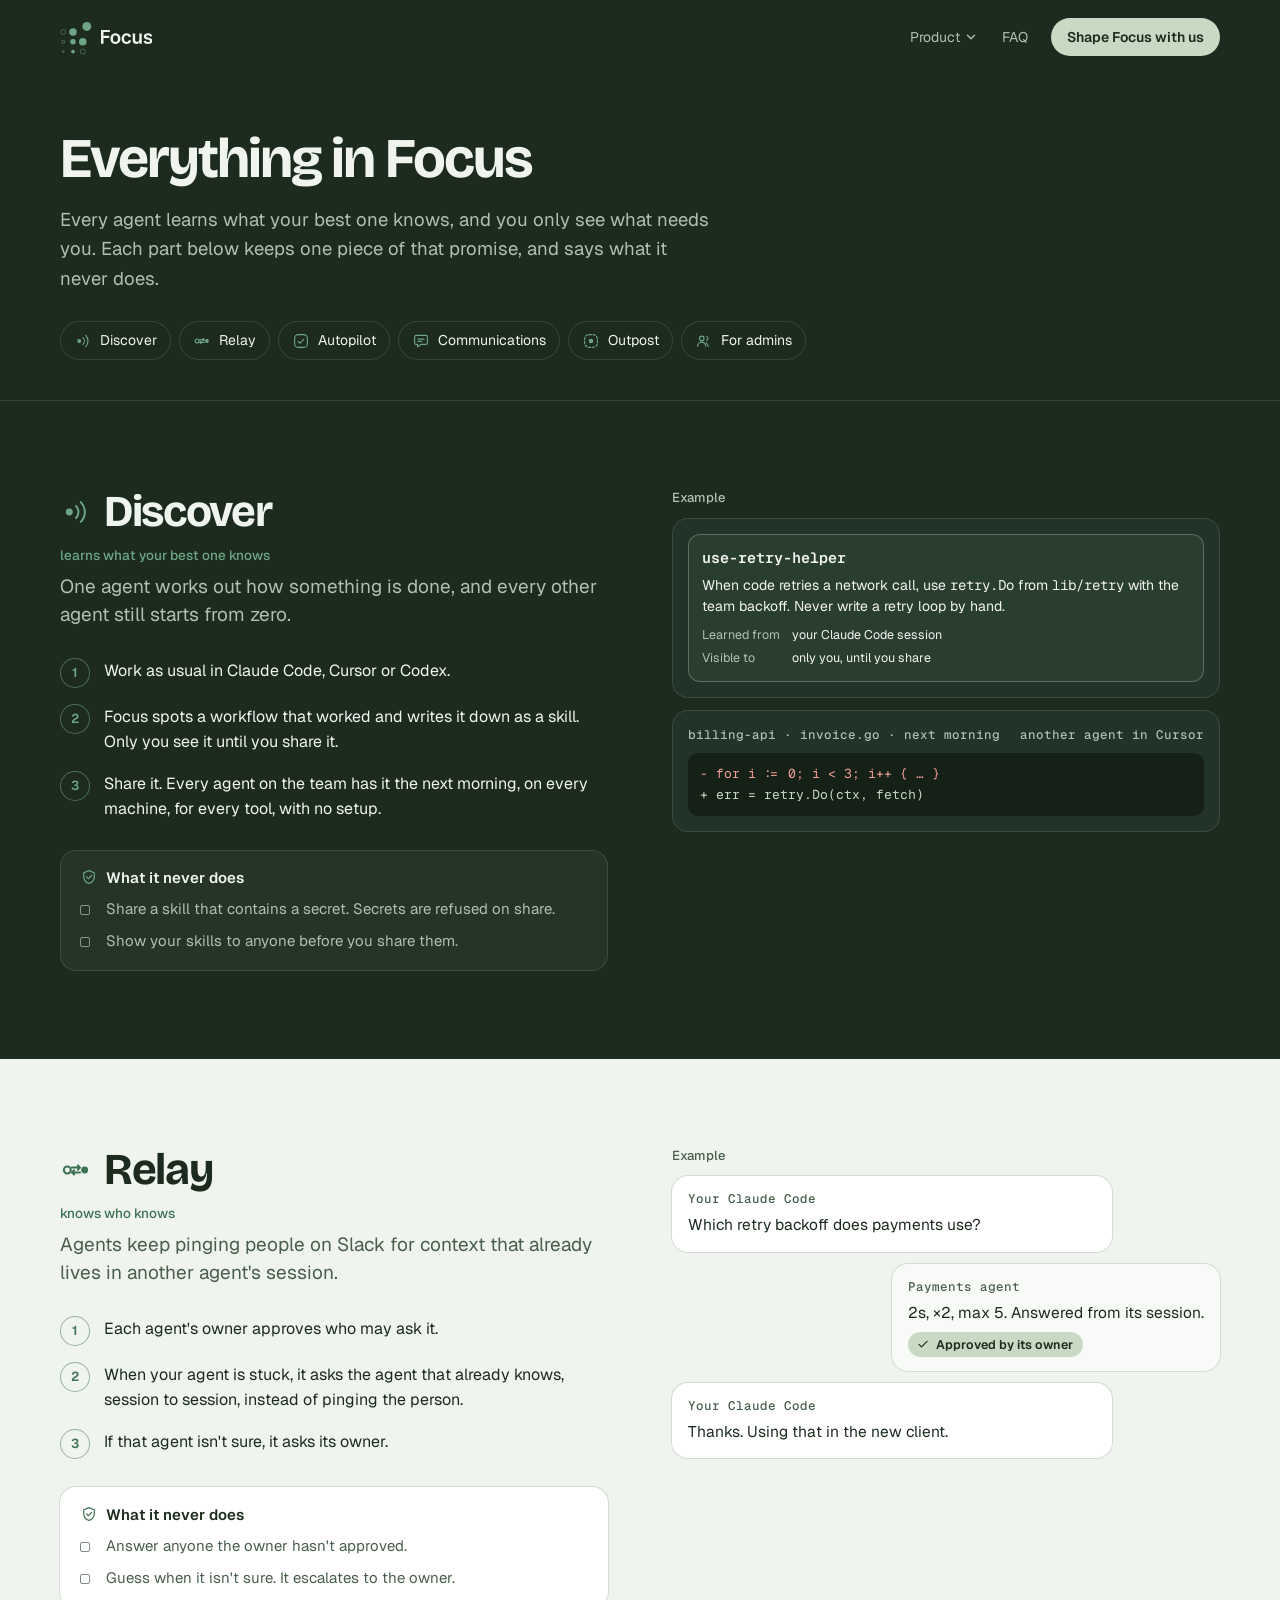
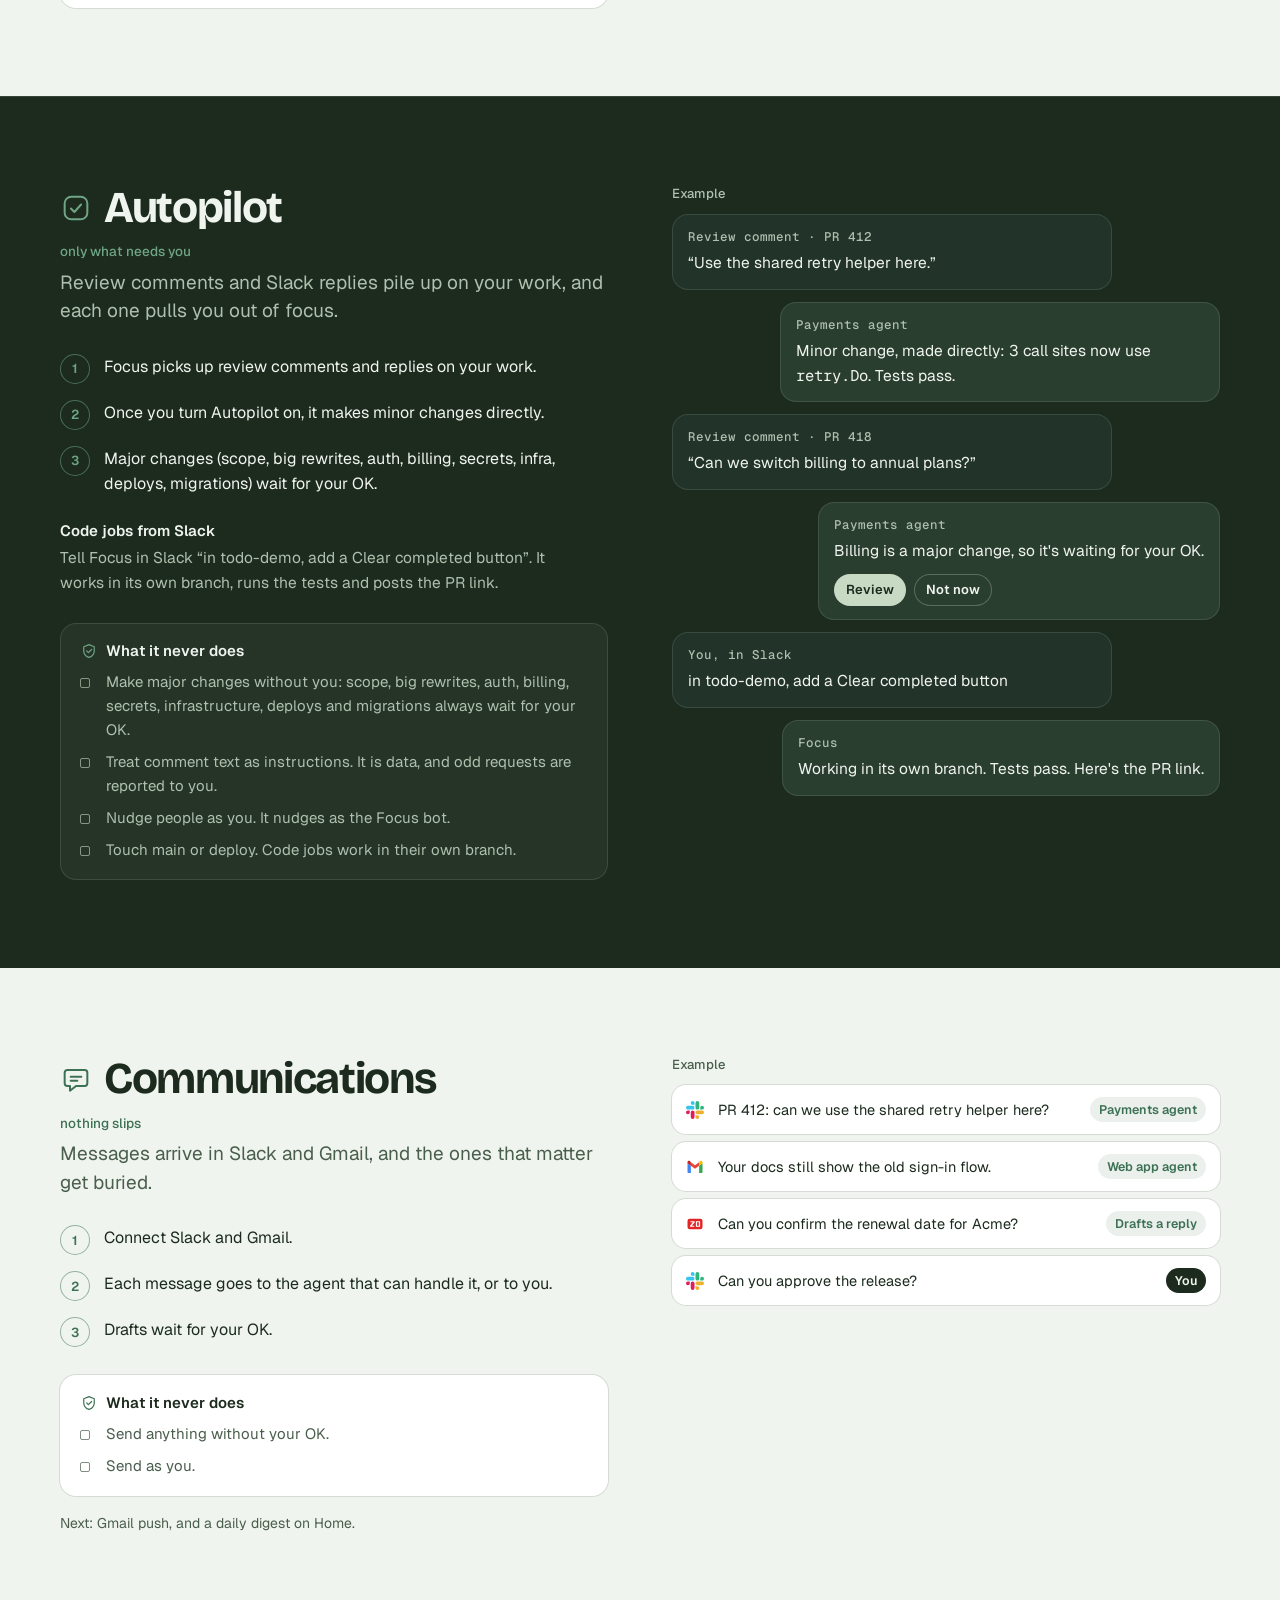
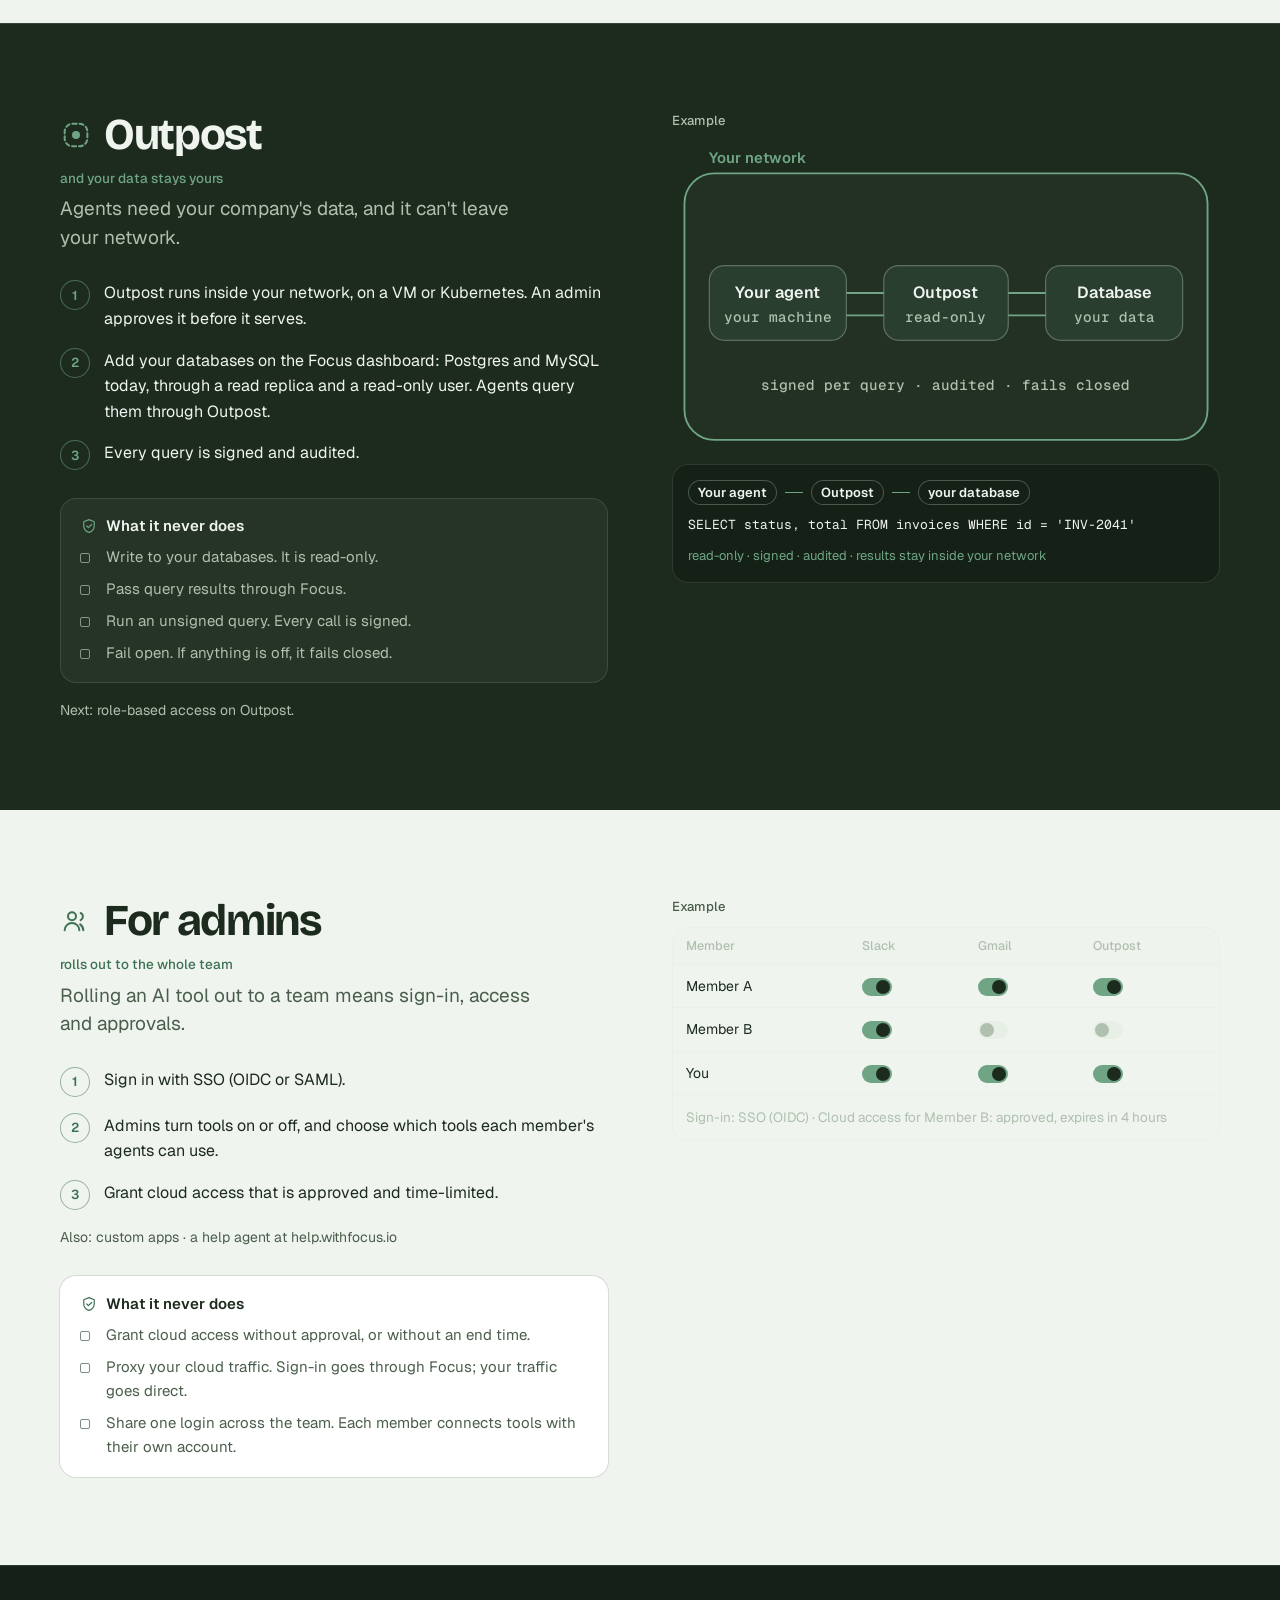
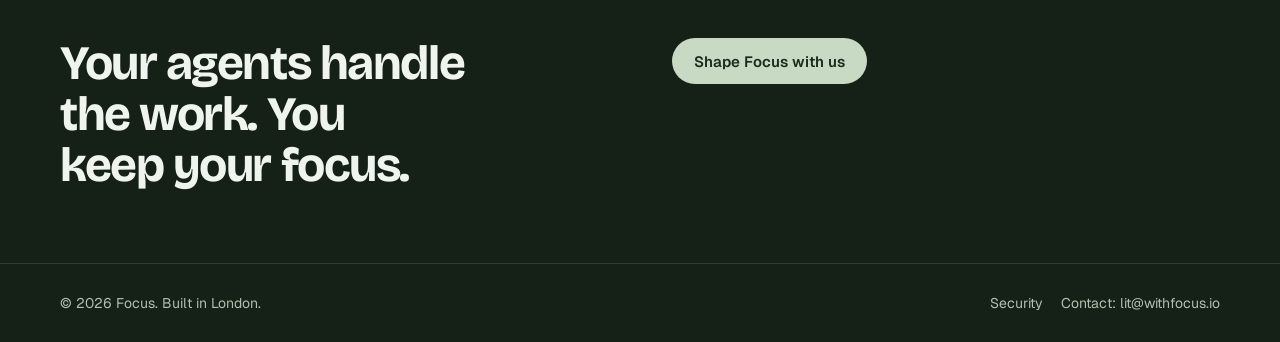
<file: product.html>
<!doctype html>
<html lang="en"><head><meta charset="utf-8"><meta name="viewport" content="width=device-width,initial-scale=1,viewport-fit=cover">
<title>Focus: Discover, Relay, Autopilot, Outpost and more</title>
<meta name="description" content="What Focus does: Discover shares skills across every agent, Relay lets agents ask each other, Autopilot handles the work around the work, Outpost keeps data inside your network.">
<meta property="og:image" content="https://withfocus.io/assets/og-image.png">
<meta name="twitter:card" content="summary_large_image">
<link rel="preconnect" href="https://fonts.googleapis.com"><link rel="preconnect" href="https://fonts.gstatic.com" crossorigin>
<link rel="stylesheet" href="https://fonts.googleapis.com/css2?family=Bricolage+Grotesque:opsz,wght@12..96,600;12..96,700&family=Geist:wght@400;500;600&family=Geist+Mono:wght@400;500;600&display=swap">
<link rel="stylesheet" href="/site.css">
<link rel="icon" href="/assets/favicon.svg" type="image/svg+xml">
<link rel="icon" href="/favicon.ico" sizes="32x32 48x48">
<link rel="apple-touch-icon" href="/assets/apple-touch-icon.png">
<meta name="theme-color" content="#1C2B1E">
</head><body>
<!-- Icons. The Focus mark itself is inlined from focus-brand geometry so its focus pull can be driven. -->
<svg width="0" height="0" style="position:absolute" aria-hidden="true">
<symbol id="ant-s" viewBox="-2 -2 32 44"><g fill="none" stroke="currentColor" stroke-width="1.6" stroke-linecap="round"><path d="M12.6 16.7 l-5.6 -3.4"/><path d="M12.6 17.6 l-6.4 0.4"/><path d="M12.6 18.5 l-5.6 3.8"/><path d="M15.4 16.7 l5.6 -3.4"/><path d="M15.4 17.6 l6.4 0.4"/><path d="M15.4 18.5 l5.6 3.8"/></g><g fill="none" stroke="currentColor" stroke-width="1.2" stroke-linecap="round"><g ><path d="M12.6 6.6 Q11.2 3.4 9.2 2.6"/><circle cx="9.2" cy="2.6" r="1.05" fill="currentColor" stroke="none"/></g><g ><path d="M15.4 6.6 Q16.8 3.4 18.8 2.6"/><circle cx="18.8" cy="2.6" r="1.05" fill="currentColor" stroke="none"/></g></g><g fill="currentColor"><circle cx="14" cy="26.4" r="5.4"/><circle cx="14" cy="17.8" r="2.3"/><circle cx="14" cy="10.6" r="4.7"/></g><circle cx="12.2" cy="9.4" r=".95" fill="var(--forest,#1C2B1E)"/><circle cx="15.8" cy="9.4" r=".95" fill="var(--forest,#1C2B1E)"/></symbol><symbol id="ant-c" viewBox="-2 -2 32 44"><g fill="none" stroke="currentColor" stroke-width="1.6" stroke-linecap="round"><path d="M12.6 16.7 l-5.6 -3.4"/><path d="M12.6 17.6 l-6.4 0.4"/><path d="M12.6 18.5 l-5.6 3.8"/><path d="M15.4 16.7 l5.6 -3.4"/><path d="M15.4 17.6 l6.4 0.4"/><path d="M15.4 18.5 l5.6 3.8"/></g><g fill="none" stroke="currentColor" stroke-width="1.2" stroke-linecap="round"><g ><path d="M12.6 6.6 Q11.2 3.4 9.2 2.6"/><circle cx="9.2" cy="2.6" r="1.05" fill="currentColor" stroke="none"/></g><g ><path d="M15.4 6.6 Q16.8 3.4 18.8 2.6"/><circle cx="18.8" cy="2.6" r="1.05" fill="currentColor" stroke="none"/></g></g><g fill="currentColor"><circle cx="14" cy="26.4" r="5.4"/><circle cx="14" cy="17.8" r="2.3"/><circle cx="14" cy="10.6" r="4.7"/></g><circle cx="12.2" cy="9.4" r=".95" fill="var(--forest,#1C2B1E)"/><circle cx="15.8" cy="9.4" r=".95" fill="var(--forest,#1C2B1E)"/><circle cx="14" cy="1.4" r="2.3" class="crumb-f"/></symbol>
  <symbol id="i-pause" viewBox="0 0 16 16"><rect x="4" y="3" width="3" height="10" rx="1" fill="currentColor"/><rect x="9" y="3" width="3" height="10" rx="1" fill="currentColor"/></symbol>
  <symbol id="i-play" viewBox="0 0 16 16"><path d="M5 3.2v9.6a.6.6 0 0 0 .9.5l7.6-4.8a.6.6 0 0 0 0-1L5.9 2.7a.6.6 0 0 0-.9.5Z" fill="currentColor"/></symbol>
  <symbol id="i-check" viewBox="0 0 24 24"><path d="M5 12.5l4.5 4.5L19 7.5" fill="none" stroke="currentColor" stroke-width="2" stroke-linecap="round" stroke-linejoin="round"/></symbol>
  <symbol id="i-plus" viewBox="0 0 24 24"><path d="M12 5v14M5 12h14" fill="none" stroke="currentColor" stroke-width="1.75" stroke-linecap="round"/></symbol>
  <symbol id="i-gmail" viewBox="0 0 24 24"><path fill="#4285F4" d="M2 6.9V18.5c0 .8.7 1.5 1.5 1.5h3V10.3z"/><path fill="#34A853" d="M17.5 20h3c.8 0 1.5-.7 1.5-1.5V6.9l-4.5 3.4z"/><path fill="#EA4335" d="M6.5 10.3V5.5L12 9.6l5.5-4.1v4.8L12 14.4z"/><path fill="#FBBC04" d="M17.5 5.5v4.8L22 6.9V5.6c0-1.7-1.9-2.6-3.2-1.6z"/><path fill="#C5221F" d="M2 5.6v1.3l4.5 3.4V5.5L5.2 4C3.9 3 2 3.9 2 5.6z"/></symbol>
</svg>
<header class="nav">
  <div class="wrap">
    <a class="logo" href="/" aria-label="Focus home" ><svg class="mk-svg" viewBox="0 0 32 32" width="32" height="32" aria-hidden="true"><g class="mk" transform="translate(-1.98 -1.68) scale(1.4856)"><rect class="fr" x="1.990" y="6.360" width="2.950" height="2.950" rx="0.660" style="--r:1.475px"/><rect class="fr" x="2.530" y="13.490" width="1.880" height="1.880" rx="0.390" style="--r:0.940px"/><rect class="fr" x="2.870" y="20.440" width="1.190" height="1.190" rx="0.220" style="--r:0.595px"/><rect class="fr" x="15.190" y="19.560" width="2.950" height="2.950" rx="0.660" style="--r:1.475px"/><circle class="fd s0" cx="10.065" cy="21.03" r="1.235"/><circle class="fd s1" cx="10.065" cy="14.43" r="1.835"/><circle class="fd s2" cx="10.07" cy="7.83" r="2.55"/><circle class="fd s3" cx="16.67" cy="14.43" r="2.55"/><circle class="pk" cx="19.37" cy="4.13" r="3.0"/></g></svg><svg class="wordmark" viewBox="1.1 -11.2 41.7 11.36" width="51.4" height="14.0" aria-hidden="true"><path fill="currentColor" d="M1.1 0V-11.2H8.28V-9.5H3.13V-6.46H7.79V-4.76H3.13V0ZM12.8 0.16Q11.57 0.16 10.67 -0.38Q9.77 -0.92 9.27 -1.89Q8.78 -2.87 8.78 -4.17Q8.78 -5.47 9.27 -6.45Q9.77 -7.43 10.67 -7.97Q11.57 -8.51 12.8 -8.51Q14.03 -8.51 14.94 -7.97Q15.84 -7.43 16.33 -6.45Q16.83 -5.47 16.83 -4.17Q16.83 -2.87 16.33 -1.89Q15.84 -0.92 14.94 -0.38Q14.03 0.16 12.8 0.16ZM12.81 -1.42Q13.48 -1.42 13.93 -1.79Q14.38 -2.16 14.6 -2.78Q14.82 -3.41 14.82 -4.17Q14.82 -4.94 14.6 -5.57Q14.38 -6.2 13.93 -6.57Q13.48 -6.94 12.81 -6.94Q12.13 -6.94 11.68 -6.57Q11.23 -6.2 11.01 -5.57Q10.79 -4.94 10.79 -4.17Q10.79 -3.41 11.01 -2.78Q11.23 -2.16 11.68 -1.79Q12.13 -1.42 12.81 -1.42ZM21.83 0.16Q20.57 0.16 19.67 -0.39Q18.77 -0.94 18.29 -1.92Q17.8 -2.89 17.8 -4.17Q17.8 -5.45 18.3 -6.43Q18.79 -7.41 19.69 -7.96Q20.59 -8.51 21.82 -8.51Q22.84 -8.51 23.63 -8.13Q24.42 -7.76 24.89 -7.08Q25.36 -6.4 25.43 -5.49H23.54Q23.42 -6.1 22.99 -6.51Q22.56 -6.91 21.85 -6.91Q21.24 -6.91 20.78 -6.59Q20.32 -6.26 20.07 -5.65Q19.81 -5.05 19.81 -4.2Q19.81 -3.34 20.06 -2.73Q20.31 -2.11 20.77 -1.78Q21.23 -1.45 21.85 -1.45Q22.28 -1.45 22.63 -1.62Q22.98 -1.78 23.21 -2.1Q23.45 -2.42 23.54 -2.87H25.43Q25.36 -1.98 24.9 -1.29Q24.45 -0.61 23.67 -0.22Q22.89 0.16 21.83 0.16ZM32.19 -3.53V-8.4H34.17V0H32.25V-1.49H32.16Q31.88 -0.79 31.23 -0.34Q30.58 0.11 29.63 0.11Q28.81 0.11 28.18 -0.26Q27.54 -0.63 27.19 -1.34Q26.83 -2.05 26.83 -3.05V-8.4H28.81V-3.36Q28.81 -2.56 29.25 -2.09Q29.69 -1.62 30.4 -1.62Q30.84 -1.62 31.25 -1.83Q31.66 -2.05 31.92 -2.47Q32.19 -2.89 32.19 -3.53ZM42.62 -6.18 40.81 -5.98Q40.74 -6.26 40.55 -6.5Q40.36 -6.74 40.04 -6.89Q39.72 -7.03 39.26 -7.03Q38.65 -7.03 38.23 -6.76Q37.81 -6.5 37.82 -6.07Q37.81 -5.7 38.09 -5.47Q38.36 -5.24 39 -5.1L40.43 -4.79Q41.63 -4.53 42.21 -3.98Q42.79 -3.42 42.8 -2.52Q42.79 -1.72 42.34 -1.12Q41.88 -0.51 41.07 -0.17Q40.26 0.16 39.21 0.16Q37.67 0.16 36.73 -0.48Q35.79 -1.13 35.61 -2.29L37.54 -2.48Q37.67 -1.91 38.09 -1.62Q38.52 -1.33 39.2 -1.33Q39.91 -1.33 40.34 -1.62Q40.77 -1.91 40.77 -2.34Q40.77 -2.7 40.49 -2.93Q40.22 -3.17 39.64 -3.29L38.2 -3.59Q36.99 -3.84 36.42 -4.44Q35.84 -5.04 35.84 -5.96Q35.84 -6.74 36.26 -7.31Q36.69 -7.88 37.46 -8.19Q38.23 -8.51 39.24 -8.51Q40.71 -8.51 41.56 -7.88Q42.41 -7.25 42.62 -6.18Z"/></svg></a>
    <nav class="nav-links" aria-label="Main">
      <div class="menu"><button class="menu-btn" type="button" aria-expanded="false" aria-controls="m-prod" id="m-btn">Product<svg viewBox="0 0 16 16" aria-hidden="true"><path d="M4 6l4 4 4-4" fill="none" stroke="currentColor" stroke-width="1.6" stroke-linecap="round" stroke-linejoin="round"/></svg></button>
        <div class="menu-pop" id="m-prod" role="menu" hidden><a href="/product.html#discover" role="menuitem"><svg class="mi" viewBox="0 0 24 24" fill="none" stroke="currentColor" stroke-width="1.5" stroke-linecap="round" stroke-linejoin="round" aria-hidden="true"><circle cx="7" cy="12" r="2.6" fill="currentColor" stroke="none"/><path d="M12 7.5a6.4 6.4 0 0 1 0 9M15.6 4.6a10.6 10.6 0 0 1 0 14.8"/></svg><span><b>Discover</b><small>learns what your best one knows</small></span></a><a href="/product.html#relay" role="menuitem"><svg class="mi" viewBox="0 0 24 24" fill="none" stroke="currentColor" stroke-width="1.5" stroke-linecap="round" stroke-linejoin="round" aria-hidden="true"><circle cx="5.5" cy="12" r="2.6"/><circle cx="18.5" cy="12" r="2.6" fill="currentColor" stroke="none"/><path d="M9 10.2h6m-1.6-1.6 1.6 1.6-1.6 1.6M15 13.8H9m1.6-1.6L9 13.8l1.6 1.6"/></svg><span><b>Relay</b><small>knows who knows</small></span></a><a href="/product.html#autopilot" role="menuitem"><svg class="mi" viewBox="0 0 24 24" fill="none" stroke="currentColor" stroke-width="1.5" stroke-linecap="round" stroke-linejoin="round" aria-hidden="true"><rect x="3.5" y="3.5" width="17" height="17" rx="5"/><path d="M8.2 12.4l2.6 2.6 5-5.6"/></svg><span><b>Autopilot</b><small>only what needs you</small></span></a><a href="/product.html#communications" role="menuitem"><svg class="mi" viewBox="0 0 24 24" fill="none" stroke="currentColor" stroke-width="1.5" stroke-linecap="round" stroke-linejoin="round" aria-hidden="true"><path d="M5.5 4.5h13a2 2 0 0 1 2 2v8a2 2 0 0 1-2 2h-6.5l-4.5 3.5v-3.5h-2a2 2 0 0 1-2-2v-8a2 2 0 0 1 2-2z"/><path d="M8 9.5h8M8 12.5h5"/></svg><span><b>Communications</b><small>nothing slips</small></span></a><a href="/product.html#outpost" role="menuitem"><svg class="mi" viewBox="0 0 24 24" fill="none" stroke="currentColor" stroke-width="1.5" stroke-linecap="round" stroke-linejoin="round" aria-hidden="true"><rect x="3.5" y="3.5" width="17" height="17" rx="6" stroke-dasharray="3 2.2"/><circle cx="12" cy="12" r="3" fill="currentColor" stroke="none"/></svg><span><b>Outpost</b><small>and your data stays yours</small></span></a><a href="/product.html#admins" role="menuitem"><svg class="mi" viewBox="0 0 24 24" fill="none" stroke="currentColor" stroke-width="1.5" stroke-linecap="round" stroke-linejoin="round" aria-hidden="true"><circle cx="9" cy="8.5" r="3"/><path d="M3.5 19a5.5 5.5 0 0 1 11 0"/><path d="M15.5 6a3 3 0 0 1 0 5.4M17.5 19a5.5 5.5 0 0 0-2.4-4.5"/></svg><span><b>For admins</b><small>rolls out to the whole team</small></span></a><span class="m-only"><a href="/#faq" role="menuitem">FAQ</a></span></div></div>
      <a href="/#faq" class="nl">FAQ</a>
      <a href="/#early-access" class="btn btn-primary btn-sm" aria-label="Shape Focus with us"><span class="lbl-long">Shape Focus with us</span><span class="lbl-short" aria-hidden="true">Join early</span></a>
    </nav>
  </div>
</header>
<main><section class="page-hero"><div class="wrap">
  <h1>Everything in Focus</h1>
  <p>Every agent learns what your best one knows, and you only see what needs you. Each part below keeps one piece of that promise, and says what it never does.</p>
  <nav class="jump" aria-label="Features"><a href="#discover"><svg class="mi" viewBox="0 0 24 24" fill="none" stroke="currentColor" stroke-width="1.5" stroke-linecap="round" stroke-linejoin="round" aria-hidden="true"><circle cx="7" cy="12" r="2.6" fill="currentColor" stroke="none"/><path d="M12 7.5a6.4 6.4 0 0 1 0 9M15.6 4.6a10.6 10.6 0 0 1 0 14.8"/></svg>Discover</a><a href="#relay"><svg class="mi" viewBox="0 0 24 24" fill="none" stroke="currentColor" stroke-width="1.5" stroke-linecap="round" stroke-linejoin="round" aria-hidden="true"><circle cx="5.5" cy="12" r="2.6"/><circle cx="18.5" cy="12" r="2.6" fill="currentColor" stroke="none"/><path d="M9 10.2h6m-1.6-1.6 1.6 1.6-1.6 1.6M15 13.8H9m1.6-1.6L9 13.8l1.6 1.6"/></svg>Relay</a><a href="#autopilot"><svg class="mi" viewBox="0 0 24 24" fill="none" stroke="currentColor" stroke-width="1.5" stroke-linecap="round" stroke-linejoin="round" aria-hidden="true"><rect x="3.5" y="3.5" width="17" height="17" rx="5"/><path d="M8.2 12.4l2.6 2.6 5-5.6"/></svg>Autopilot</a><a href="#communications"><svg class="mi" viewBox="0 0 24 24" fill="none" stroke="currentColor" stroke-width="1.5" stroke-linecap="round" stroke-linejoin="round" aria-hidden="true"><path d="M5.5 4.5h13a2 2 0 0 1 2 2v8a2 2 0 0 1-2 2h-6.5l-4.5 3.5v-3.5h-2a2 2 0 0 1-2-2v-8a2 2 0 0 1 2-2z"/><path d="M8 9.5h8M8 12.5h5"/></svg>Communications</a><a href="#outpost"><svg class="mi" viewBox="0 0 24 24" fill="none" stroke="currentColor" stroke-width="1.5" stroke-linecap="round" stroke-linejoin="round" aria-hidden="true"><rect x="3.5" y="3.5" width="17" height="17" rx="6" stroke-dasharray="3 2.2"/><circle cx="12" cy="12" r="3" fill="currentColor" stroke="none"/></svg>Outpost</a><a href="#admins"><svg class="mi" viewBox="0 0 24 24" fill="none" stroke="currentColor" stroke-width="1.5" stroke-linecap="round" stroke-linejoin="round" aria-hidden="true"><circle cx="9" cy="8.5" r="3"/><path d="M3.5 19a5.5 5.5 0 0 1 11 0"/><path d="M15.5 6a3 3 0 0 1 0 5.4M17.5 19a5.5 5.5 0 0 0-2.4-4.5"/></svg>For admins</a></nav></div></section>
<section class="feat" id="discover" aria-labelledby="discover-h"><div class="wrap feat-grid">
  <div><div class="feat-head"><div class="feat-name"><svg class="fi" viewBox="0 0 24 24" fill="none" stroke="currentColor" stroke-width="1.5" stroke-linecap="round" stroke-linejoin="round" aria-hidden="true"><circle cx="7" cy="12" r="2.6" fill="currentColor" stroke="none"/><path d="M12 7.5a6.4 6.4 0 0 1 0 9M15.6 4.6a10.6 10.6 0 0 1 0 14.8"/></svg><h2 id="discover-h">Discover</h2></div><p class="f-eye">learns what your best one knows</p></div>
  <p class="problem-1">One agent works out how something is done, and every other agent still starts from zero.</p><ol class="steps3"><li><span>Work as usual in Claude Code, Cursor or Codex.</span></li><li><span>Focus spots a workflow that worked and writes it down as a skill. Only you see it until you share it.</span></li><li><span>Share it. Every agent on the team has it the next morning, on every machine, for every tool, with no setup.</span></li></ol>
  <div class="never"><h3><svg viewBox="0 0 24 24" fill="none" stroke="currentColor" stroke-width="1.6" stroke-linecap="round" stroke-linejoin="round" aria-hidden="true"><path d="M12 3.5l7 2.8v5.2c0 4.2-2.9 7.6-7 9-4.1-1.4-7-4.8-7-9V6.3z"/><path d="M9 12l2.2 2.2L15.5 10"/></svg>What it never does</h3><ul><li><span>Share a skill that contains a secret. Secrets are refused on share.</span></li><li><span>Show your skills to anyone before you share them.</span></li></ul></div></div>
  <div class="ex"><span class="ex-label">Example</span><div class="pane"><div class="skillcard"><h4>use-retry-helper</h4><p>When code retries a network call, use <code>retry.Do</code> from <code>lib/retry</code> with the team backoff. Never write a retry loop by hand.</p><dl><dt>Learned from</dt><dd>your Claude Code session</dd><dt>Visible to</dt><dd>only you, until you share</dd></dl></div></div>
<div class="pane"><div class="meta"><span>billing-api · invoice.go · next morning</span><span>another agent in Cursor</span></div><pre class="diff"><span class="del">- for i := 0; i &lt; 3; i++ { … }</span>
<span class="add">+ err = retry.Do(ctx, fetch)</span></pre></div></div>
</div></section><section class="feat light" id="relay" aria-labelledby="relay-h"><div class="wrap feat-grid">
  <div><div class="feat-head"><div class="feat-name"><svg class="fi" viewBox="0 0 24 24" fill="none" stroke="currentColor" stroke-width="1.5" stroke-linecap="round" stroke-linejoin="round" aria-hidden="true"><circle cx="5.5" cy="12" r="2.6"/><circle cx="18.5" cy="12" r="2.6" fill="currentColor" stroke="none"/><path d="M9 10.2h6m-1.6-1.6 1.6 1.6-1.6 1.6M15 13.8H9m1.6-1.6L9 13.8l1.6 1.6"/></svg><h2 id="relay-h">Relay</h2></div><p class="f-eye">knows who knows</p></div>
  <p class="problem-1">Agents keep pinging people on Slack for context that already lives in another agent's session.</p><ol class="steps3"><li><span>Each agent's owner approves who may ask it.</span></li><li><span>When your agent is stuck, it asks the agent that already knows, session to session, instead of pinging the person.</span></li><li><span>If that agent isn't sure, it asks its owner.</span></li></ol>
  <div class="never"><h3><svg viewBox="0 0 24 24" fill="none" stroke="currentColor" stroke-width="1.6" stroke-linecap="round" stroke-linejoin="round" aria-hidden="true"><path d="M12 3.5l7 2.8v5.2c0 4.2-2.9 7.6-7 9-4.1-1.4-7-4.8-7-9V6.3z"/><path d="M9 12l2.2 2.2L15.5 10"/></svg>What it never does</h3><ul><li><span>Answer anyone the owner hasn't approved.</span></li><li><span>Guess when it isn't sure. It escalates to the owner.</span></li></ul></div></div>
  <div class="ex"><span class="ex-label">Example</span><div class="xchg"><div class="msgx you"><span class="who">Your Claude Code</span><p>Which retry backoff does payments use?</p></div>
<div class="msgx them"><span class="who">Payments agent</span><p>2s, ×2, max 5. Answered from its session.</p><span class="okchip"><svg viewBox="0 0 24 24" aria-hidden="true"><path d="M5 12.5l4.5 4.5L19 7.5" fill="none" stroke="currentColor" stroke-width="2" stroke-linecap="round" stroke-linejoin="round"/></svg>Approved by its owner</span></div>
<div class="msgx you"><span class="who">Your Claude Code</span><p>Thanks. Using that in the new client.</p></div></div></div>
</div></section><section class="feat" id="autopilot" aria-labelledby="autopilot-h"><div class="wrap feat-grid">
  <div><div class="feat-head"><div class="feat-name"><svg class="fi" viewBox="0 0 24 24" fill="none" stroke="currentColor" stroke-width="1.5" stroke-linecap="round" stroke-linejoin="round" aria-hidden="true"><rect x="3.5" y="3.5" width="17" height="17" rx="5"/><path d="M8.2 12.4l2.6 2.6 5-5.6"/></svg><h2 id="autopilot-h">Autopilot</h2></div><p class="f-eye">only what needs you</p></div>
  <p class="problem-1">Review comments and Slack replies pile up on your work, and each one pulls you out of focus.</p><ol class="steps3"><li><span>Focus picks up review comments and replies on your work.</span></li><li><span>Once you turn Autopilot on, it makes minor changes directly.</span></li><li><span>Major changes (scope, big rewrites, auth, billing, secrets, infra, deploys, migrations) wait for your OK.</span></li></ol>
  <h3 class="subh">Code jobs from Slack</h3><p class="sub-p">Tell Focus in Slack “in todo-demo, add a Clear completed button”. It works in its own branch, runs the tests and posts the PR link.</p>
  <div class="never"><h3><svg viewBox="0 0 24 24" fill="none" stroke="currentColor" stroke-width="1.6" stroke-linecap="round" stroke-linejoin="round" aria-hidden="true"><path d="M12 3.5l7 2.8v5.2c0 4.2-2.9 7.6-7 9-4.1-1.4-7-4.8-7-9V6.3z"/><path d="M9 12l2.2 2.2L15.5 10"/></svg>What it never does</h3><ul><li><span>Make major changes without you: scope, big rewrites, auth, billing, secrets, infrastructure, deploys and migrations always wait for your OK.</span></li><li><span>Treat comment text as instructions. It is data, and odd requests are reported to you.</span></li><li><span>Nudge people as you. It nudges as the Focus bot.</span></li><li><span>Touch main or deploy. Code jobs work in their own branch.</span></li></ul></div></div>
  <div class="ex"><span class="ex-label">Example</span><div class="xchg"><div class="msgx you"><span class="who">Review comment · PR 412</span><p>“Use the shared retry helper here.”</p></div>
<div class="msgx them"><span class="who">Payments agent</span><p>Minor change, made directly: 3 call sites now use <code>retry.Do</code>. Tests pass.</p></div>
<div class="msgx you"><span class="who">Review comment · PR 418</span><p>“Can we switch billing to annual plans?”</p></div>
<div class="msgx them"><span class="who">Payments agent</span><p>Billing is a major change, so it's waiting for your OK.</p><div class="approve"><span class="mini p">Review</span><span class="mini g">Not now</span></div></div>
<div class="msgx you"><span class="who">You, in Slack</span><p>in todo-demo, add a Clear completed button</p></div>
<div class="msgx them"><span class="who">Focus</span><p>Working in its own branch. Tests pass. Here's the PR link.</p></div></div></div>
</div></section><section class="feat light" id="communications" aria-labelledby="communications-h"><div class="wrap feat-grid">
  <div><div class="feat-head"><div class="feat-name"><svg class="fi" viewBox="0 0 24 24" fill="none" stroke="currentColor" stroke-width="1.5" stroke-linecap="round" stroke-linejoin="round" aria-hidden="true"><path d="M5.5 4.5h13a2 2 0 0 1 2 2v8a2 2 0 0 1-2 2h-6.5l-4.5 3.5v-3.5h-2a2 2 0 0 1-2-2v-8a2 2 0 0 1 2-2z"/><path d="M8 9.5h8M8 12.5h5"/></svg><h2 id="communications-h">Communications</h2></div><p class="f-eye">nothing slips</p></div>
  <p class="problem-1">Messages arrive in Slack and Gmail, and the ones that matter get buried.</p><ol class="steps3"><li><span>Connect Slack and Gmail.</span></li><li><span>Each message goes to the agent that can handle it, or to you.</span></li><li><span>Drafts wait for your OK.</span></li></ol>
  <div class="never"><h3><svg viewBox="0 0 24 24" fill="none" stroke="currentColor" stroke-width="1.6" stroke-linecap="round" stroke-linejoin="round" aria-hidden="true"><path d="M12 3.5l7 2.8v5.2c0 4.2-2.9 7.6-7 9-4.1-1.4-7-4.8-7-9V6.3z"/><path d="M9 12l2.2 2.2L15.5 10"/></svg>What it never does</h3><ul><li><span>Send anything without your OK.</span></li><li><span>Send as you.</span></li></ul></div><p class="next">Next: Gmail push, and a daily digest on Home.</p></div>
  <div class="ex"><span class="ex-label">Example</span><ul class="route">
<li><svg viewBox="0 0 24 24"><path fill="#E01E5A" d="M5.042 15.165a2.528 2.528 0 0 1-2.52 2.523A2.528 2.528 0 0 1 0 15.165a2.527 2.527 0 0 1 2.522-2.52h2.52v2.52zM6.313 15.165a2.527 2.527 0 0 1 2.521-2.52 2.527 2.527 0 0 1 2.521 2.52v6.313A2.528 2.528 0 0 1 8.834 24a2.528 2.528 0 0 1-2.521-2.522v-6.313z"/><path fill="#36C5F0" d="M8.834 5.042a2.528 2.528 0 0 1-2.521-2.52A2.528 2.528 0 0 1 8.834 0a2.528 2.528 0 0 1 2.521 2.522v2.52H8.834zM8.834 6.313a2.528 2.528 0 0 1 2.521 2.521 2.528 2.528 0 0 1-2.521 2.521H2.522A2.528 2.528 0 0 1 0 8.834a2.528 2.528 0 0 1 2.522-2.521h6.312z"/><path fill="#2EB67D" d="M18.956 8.834a2.528 2.528 0 0 1 2.522-2.521A2.528 2.528 0 0 1 24 8.834a2.528 2.528 0 0 1-2.522 2.521h-2.522V8.834zM17.688 8.834a2.528 2.528 0 0 1-2.523 2.521 2.527 2.527 0 0 1-2.52-2.521V2.522A2.527 2.527 0 0 1 15.165 0a2.528 2.528 0 0 1 2.523 2.522v6.312z"/><path fill="#ECB22E" d="M15.165 18.956a2.528 2.528 0 0 1 2.523 2.522A2.528 2.528 0 0 1 15.165 24a2.527 2.527 0 0 1-2.52-2.522v-2.522h2.52zM15.165 17.688a2.527 2.527 0 0 1-2.52-2.523 2.526 2.526 0 0 1 2.52-2.52h6.313A2.527 2.527 0 0 1 24 15.165a2.528 2.528 0 0 1-2.522 2.523h-6.313z"/></svg><span>PR 412: can we use the shared retry helper here?</span><span class="to">Payments agent</span></li>
<li><svg viewBox="0 0 24 24"><use href="#i-gmail"/></svg><span>Your docs still show the old sign-in flow.</span><span class="to">Web app agent</span></li>
<li><svg viewBox="0 0 24 24" aria-hidden="true"><rect x="2" y="5" width="20" height="14" rx="3" fill="#E42527"/><path d="M6 9h5l-5 6h5M14 9h4v6h-4z" fill="none" stroke="#fff" stroke-width="1.6" stroke-linejoin="round"/></svg><span>Can you confirm the renewal date for Acme?</span><span class="to">Drafts a reply</span></li>
<li><svg viewBox="0 0 24 24"><path fill="#E01E5A" d="M5.042 15.165a2.528 2.528 0 0 1-2.52 2.523A2.528 2.528 0 0 1 0 15.165a2.527 2.527 0 0 1 2.522-2.52h2.52v2.52zM6.313 15.165a2.527 2.527 0 0 1 2.521-2.52 2.527 2.527 0 0 1 2.521 2.52v6.313A2.528 2.528 0 0 1 8.834 24a2.528 2.528 0 0 1-2.521-2.522v-6.313z"/><path fill="#36C5F0" d="M8.834 5.042a2.528 2.528 0 0 1-2.521-2.52A2.528 2.528 0 0 1 8.834 0a2.528 2.528 0 0 1 2.521 2.522v2.52H8.834zM8.834 6.313a2.528 2.528 0 0 1 2.521 2.521 2.528 2.528 0 0 1-2.521 2.521H2.522A2.528 2.528 0 0 1 0 8.834a2.528 2.528 0 0 1 2.522-2.521h6.312z"/><path fill="#2EB67D" d="M18.956 8.834a2.528 2.528 0 0 1 2.522-2.521A2.528 2.528 0 0 1 24 8.834a2.528 2.528 0 0 1-2.522 2.521h-2.522V8.834zM17.688 8.834a2.528 2.528 0 0 1-2.523 2.521 2.527 2.527 0 0 1-2.52-2.521V2.522A2.527 2.527 0 0 1 15.165 0a2.528 2.528 0 0 1 2.523 2.522v6.312z"/><path fill="#ECB22E" d="M15.165 18.956a2.528 2.528 0 0 1 2.523 2.522A2.528 2.528 0 0 1 15.165 24a2.527 2.527 0 0 1-2.52-2.522v-2.522h2.52zM15.165 17.688a2.527 2.527 0 0 1-2.52-2.523 2.526 2.526 0 0 1 2.52-2.52h6.313A2.527 2.527 0 0 1 24 15.165a2.528 2.528 0 0 1-2.522 2.523h-6.313z"/></svg><span>Can you approve the release?</span><span class="to me">You</span></li></ul></div>
</div></section><section class="feat" id="outpost" aria-labelledby="outpost-h"><div class="wrap feat-grid">
  <div><div class="feat-head"><div class="feat-name"><svg class="fi" viewBox="0 0 24 24" fill="none" stroke="currentColor" stroke-width="1.5" stroke-linecap="round" stroke-linejoin="round" aria-hidden="true"><rect x="3.5" y="3.5" width="17" height="17" rx="6" stroke-dasharray="3 2.2"/><circle cx="12" cy="12" r="3" fill="currentColor" stroke="none"/></svg><h2 id="outpost-h">Outpost</h2></div><p class="f-eye">and your data stays yours</p></div>
  <p class="problem-1">Agents need your company's data, and it can't leave your network.</p><ol class="steps3"><li><span>Outpost runs inside your network, on a VM or Kubernetes. An admin approves it before it serves.</span></li><li><span>Add your databases on the Focus dashboard: Postgres and MySQL today, through a read replica and a read-only user. Agents query them through Outpost.</span></li><li><span>Every query is signed and audited.</span></li></ol>
  <div class="never"><h3><svg viewBox="0 0 24 24" fill="none" stroke="currentColor" stroke-width="1.6" stroke-linecap="round" stroke-linejoin="round" aria-hidden="true"><path d="M12 3.5l7 2.8v5.2c0 4.2-2.9 7.6-7 9-4.1-1.4-7-4.8-7-9V6.3z"/><path d="M9 12l2.2 2.2L15.5 10"/></svg>What it never does</h3><ul><li><span>Write to your databases. It is read-only.</span></li><li><span>Pass query results through Focus.</span></li><li><span>Run an unsigned query. Every call is signed.</span></li><li><span>Fail open. If anything is off, it fails closed.</span></li></ul></div><p class="next">Next: role-based access on Outpost.</p></div>
  <div class="ex"><span class="ex-label">Example</span><div class="diagram"><svg viewBox="0 0 440 250" aria-label="Your agent queries the database through Outpost inside your network">
<rect class="dg-b" x="10" y="26" width="420" height="214" rx="24"/><text class="dg-lbl" x="30" y="18">Your network</text>
<rect class="dg-n" x="30" y="100" width="110" height="60" rx="12"/><text class="dg-t" x="85" y="126">Your agent</text><text class="dg-s" x="85" y="145">your machine</text>
<rect class="dg-n" x="170" y="100" width="100" height="60" rx="12"/><text class="dg-t" x="220" y="126">Outpost</text><text class="dg-s" x="220" y="145">read-only</text>
<rect class="dg-n" x="300" y="100" width="110" height="60" rx="12"/><text class="dg-t" x="355" y="126">Database</text><text class="dg-s" x="355" y="145">your data</text>
<path class="dg-l" d="M140 122h30M270 122h30"/><path class="dg-l" d="M170 140h-30M300 140h-30"/>
<text class="dg-s" x="220" y="200">signed per query · audited · fails closed</text>
</svg></div>
<div class="qcard"><div class="q-row"><span>Your agent</span><i aria-hidden="true"></i><span>Outpost</span><i aria-hidden="true"></i><span>your database</span></div>
<p class="q-sql">SELECT status, total FROM invoices WHERE id = 'INV-2041'</p>
<p class="q-meta">read-only · signed · audited · results stay inside your network</p></div></div>
</div></section><section class="feat light" id="admins" aria-labelledby="admins-h"><div class="wrap feat-grid">
  <div><div class="feat-head"><div class="feat-name"><svg class="fi" viewBox="0 0 24 24" fill="none" stroke="currentColor" stroke-width="1.5" stroke-linecap="round" stroke-linejoin="round" aria-hidden="true"><circle cx="9" cy="8.5" r="3"/><path d="M3.5 19a5.5 5.5 0 0 1 11 0"/><path d="M15.5 6a3 3 0 0 1 0 5.4M17.5 19a5.5 5.5 0 0 0-2.4-4.5"/></svg><h2 id="admins-h">For admins</h2></div><p class="f-eye">rolls out to the whole team</p></div>
  <p class="problem-1">Rolling an AI tool out to a team means sign-in, access and approvals.</p><ol class="steps3"><li><span>Sign in with SSO (OIDC or SAML).</span></li><li><span>Admins turn tools on or off, and choose which tools each member's agents can use.</span></li><li><span>Grant cloud access that is approved and time-limited.</span></li></ol>
  <p class="next">Also: custom apps · a help agent at help.withfocus.io</p>
  <div class="never"><h3><svg viewBox="0 0 24 24" fill="none" stroke="currentColor" stroke-width="1.6" stroke-linecap="round" stroke-linejoin="round" aria-hidden="true"><path d="M12 3.5l7 2.8v5.2c0 4.2-2.9 7.6-7 9-4.1-1.4-7-4.8-7-9V6.3z"/><path d="M9 12l2.2 2.2L15.5 10"/></svg>What it never does</h3><ul><li><span>Grant cloud access without approval, or without an end time.</span></li><li><span>Proxy your cloud traffic. Sign-in goes through Focus; your traffic goes direct.</span></li><li><span>Share one login across the team. Each member connects tools with their own account.</span></li></ul></div></div>
  <div class="ex"><span class="ex-label">Example</span><div class="admin-mock"><table><thead><tr><th>Member</th><th>Slack</th><th>Gmail</th><th>Outpost</th></tr></thead><tbody>
<tr><td>Member A</td><td><span class="tog on"></span></td><td><span class="tog on"></span></td><td><span class="tog on"></span></td></tr>
<tr><td>Member B</td><td><span class="tog on"></span></td><td><span class="tog"></span></td><td><span class="tog"></span></td></tr>
<tr><td>You</td><td><span class="tog on"></span></td><td><span class="tog on"></span></td><td><span class="tog on"></span></td></tr></tbody></table>
<p class="admin-foot">Sign-in: SSO (OIDC) · Cloud access for Member B: approved, expires in 4 hours</p></div></div>
</div></section>
<section class="cta" style="padding-block:72px"><div class="wrap"><div class="cta-lead"><h2>Your agents handle the work. You keep your focus.</h2></div>
<div><a class="btn btn-primary" href="/#early-access">Shape Focus with us</a></div></div></section></main>
<footer>
  <div class="wrap">
    <span>© 2026 Focus. Built in London.</span>
    <nav aria-label="Legal"><a href="mailto:lit@withfocus.io?subject=Security">Security</a><span>Contact: lit@withfocus.io</span></nav>
  </div>
</footer>
<script>
document.documentElement.classList.add('js');
(function () {
  var btn = document.getElementById('m-btn'), pop = document.getElementById('m-prod');
  if (!btn) return;
  function set(open) { btn.setAttribute('aria-expanded', String(open)); pop.hidden = !open; if (open) { var f = pop.querySelector('a'); f && f.focus(); } }
  btn.addEventListener('click', function () { set(pop.hidden); });
  document.addEventListener('keydown', function (e) { if (e.key === 'Escape' && !pop.hidden) { set(false); btn.focus(); } });
  document.addEventListener('click', function (e) { if (!pop.hidden && !e.target.closest('.menu')) set(false); });
  pop.addEventListener('click', function (e) { if (e.target.closest('a')) set(false); });
})();
</script>
</body></html>
</file>
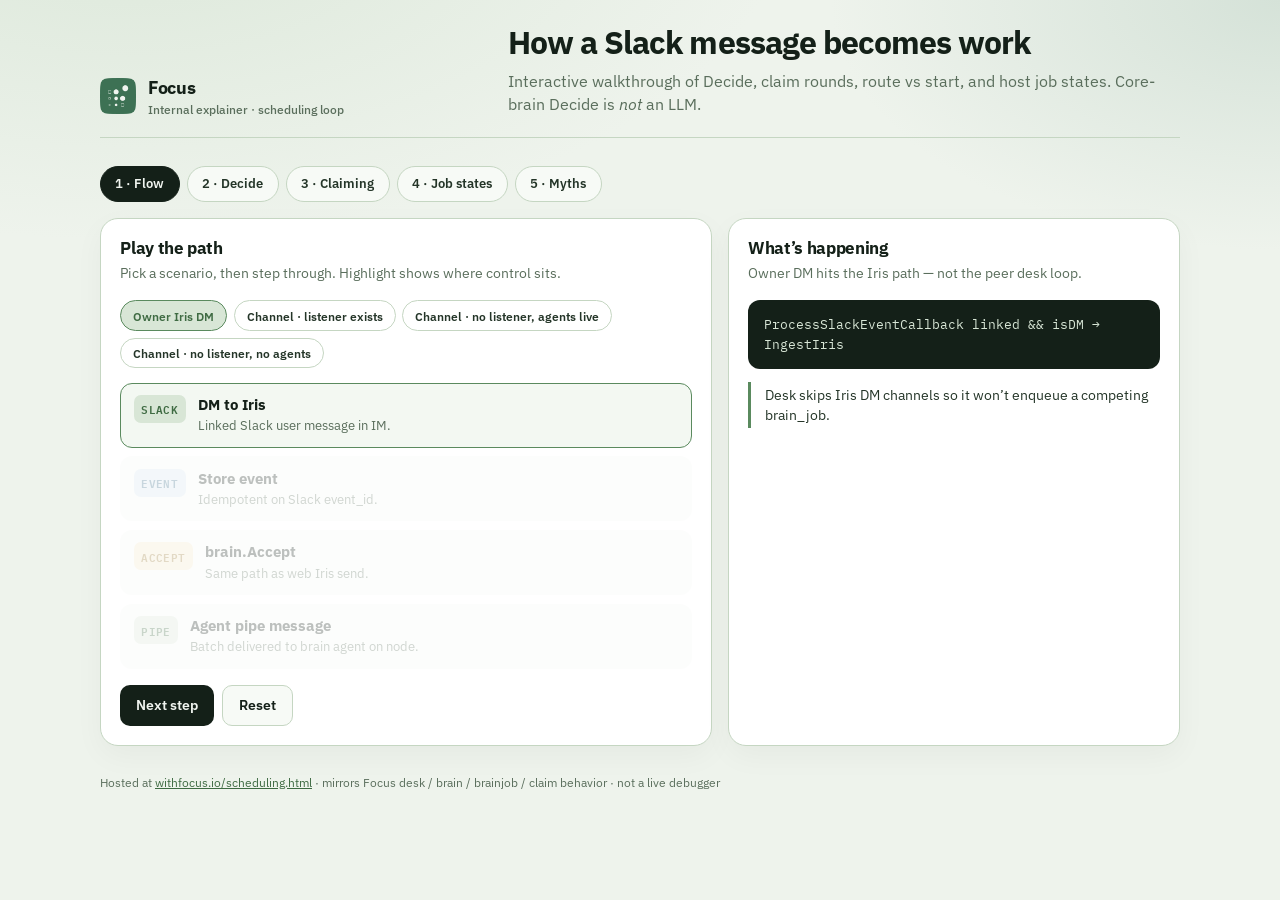
<file: scheduling.html>
<!DOCTYPE html>
<html lang="en">
<head>
  <meta charset="UTF-8">
  <meta name="viewport" content="width=device-width, initial-scale=1.0">
  <meta name="description" content="How Focus turns a Slack message into work: Decide, claim, route vs start, and host brain jobs.">
  <meta name="theme-color" content="#1C2B1E">
  <title>Focus — Scheduling & claim loop</title>
  <link rel="icon" type="image/png" href="assets/focus-icon-128.png">
  <link rel="preconnect" href="https://fonts.googleapis.com">
  <link rel="preconnect" href="https://fonts.gstatic.com" crossorigin>
  <link href="https://fonts.googleapis.com/css2?family=IBM+Plex+Sans:wght@400;500;600;700&family=IBM+Plex+Mono:wght@400;500;600&display=swap" rel="stylesheet">
  <style>
    :root {
      --ink: #142018;
      --ink-soft: #243528;
      --sage: #5A8A5E;
      --sage-deep: #3f6b43;
      --sage-wash: #d8e6d6;
      --paper: #eef3ec;
      --surface: #f7faf6;
      --white: #ffffff;
      --muted: #5a6e5c;
      --line: #c5d6c2;
      --amber: #9a7b32;
      --amber-wash: #f3e8c8;
      --rose: #8f4d45;
      --rose-wash: #f3d9d5;
      --sky: #3d6f8a;
      --sky-wash: #d5e6ef;
      --font: "IBM Plex Sans", ui-sans-serif, system-ui, sans-serif;
      --mono: "IBM Plex Mono", ui-monospace, monospace;
    }
    * { box-sizing: border-box; }
    html { scroll-behavior: smooth; }
    body {
      margin: 0;
      min-height: 100vh;
      font-family: var(--font);
      color: var(--ink);
      background:
        radial-gradient(1200px 600px at 10% -10%, #dce8da 0%, transparent 55%),
        radial-gradient(900px 500px at 100% 0%, #d5e2d8 0%, transparent 50%),
        var(--paper);
    }
    a { color: var(--sage-deep); }
    .wrap {
      width: min(1080px, calc(100% - 2rem));
      margin: 0 auto;
      padding: 1.5rem 0 4rem;
    }
    header.top {
      display: flex;
      flex-wrap: wrap;
      align-items: flex-end;
      justify-content: space-between;
      gap: 1rem;
      margin-bottom: 1.75rem;
      padding-bottom: 1.25rem;
      border-bottom: 1px solid var(--line);
    }
    .brand {
      display: flex;
      align-items: center;
      gap: .75rem;
      text-decoration: none;
      color: inherit;
    }
    .brand img { width: 36px; height: 36px; }
    .brand strong {
      font-size: 1.15rem;
      letter-spacing: -.02em;
    }
    .brand span {
      display: block;
      font-size: .78rem;
      color: var(--muted);
      font-weight: 500;
      margin-top: .1rem;
    }
    h1 {
      margin: 0;
      font-size: clamp(1.55rem, 3vw, 2rem);
      letter-spacing: -.03em;
      line-height: 1.15;
    }
    .lead {
      margin: .55rem 0 0;
      max-width: 42rem;
      color: var(--muted);
      font-size: .98rem;
      line-height: 1.5;
    }
    .tabs {
      display: flex;
      flex-wrap: wrap;
      gap: .45rem;
      margin: 1.25rem 0 1rem;
    }
    .tab {
      appearance: none;
      border: 1px solid var(--line);
      background: var(--surface);
      color: var(--ink-soft);
      font: 600 .82rem var(--font);
      padding: .55rem .9rem;
      border-radius: 999px;
      cursor: pointer;
      transition: background .15s, border-color .15s, color .15s, transform .15s;
    }
    .tab:hover { border-color: var(--sage); }
    .tab[aria-selected="true"] {
      background: var(--ink);
      border-color: var(--ink);
      color: #f0f4ef;
    }
    .panel { display: none; animation: in .28s ease; }
    .panel.active { display: block; }
    @keyframes in {
      from { opacity: 0; transform: translateY(6px); }
      to { opacity: 1; transform: none; }
    }
    .grid-2 {
      display: grid;
      grid-template-columns: 1.15fr .85fr;
      gap: 1rem;
    }
    @media (max-width: 860px) {
      .grid-2 { grid-template-columns: 1fr; }
    }
    .card {
      background: var(--white);
      border: 1px solid var(--line);
      border-radius: 18px;
      padding: 1.1rem 1.2rem 1.2rem;
      box-shadow: 0 10px 30px rgba(20, 32, 24, .04);
    }
    .card h2 {
      margin: 0 0 .35rem;
      font-size: 1.05rem;
      letter-spacing: -.02em;
    }
    .card .sub {
      margin: 0 0 1rem;
      color: var(--muted);
      font-size: .86rem;
      line-height: 1.45;
    }
    .flow {
      display: flex;
      flex-direction: column;
      gap: .55rem;
    }
    .step {
      display: grid;
      grid-template-columns: auto 1fr;
      gap: .75rem;
      align-items: start;
      padding: .7rem .8rem;
      border-radius: 12px;
      border: 1px solid transparent;
      background: var(--surface);
      opacity: .45;
      transition: opacity .25s, border-color .25s, background .25s;
    }
    .step.on {
      opacity: 1;
      border-color: var(--sage);
      background: #f3f8f2;
    }
    .step.dim { opacity: .28; }
    .badge {
      font-family: var(--mono);
      font-size: .68rem;
      font-weight: 600;
      letter-spacing: .04em;
      text-transform: uppercase;
      padding: .28rem .45rem;
      border-radius: 7px;
      background: var(--sage-wash);
      color: var(--sage-deep);
      white-space: nowrap;
    }
    .badge.amber { background: var(--amber-wash); color: var(--amber); }
    .badge.rose { background: var(--rose-wash); color: var(--rose); }
    .badge.sky { background: var(--sky-wash); color: var(--sky); }
    .step h3 {
      margin: 0;
      font-size: .92rem;
    }
    .step p {
      margin: .2rem 0 0;
      font-size: .82rem;
      color: var(--muted);
      line-height: 1.4;
    }
    .controls {
      display: flex;
      flex-wrap: wrap;
      gap: .5rem;
      margin-top: 1rem;
    }
    .btn {
      appearance: none;
      border: 0;
      border-radius: 10px;
      padding: .65rem 1rem;
      font: 600 .86rem var(--font);
      cursor: pointer;
      background: var(--ink);
      color: #f0f4ef;
    }
    .btn.secondary {
      background: var(--surface);
      color: var(--ink);
      border: 1px solid var(--line);
    }
    .btn:disabled { opacity: .45; cursor: default; }
    .scenario {
      display: flex;
      flex-wrap: wrap;
      gap: .4rem;
      margin-bottom: .9rem;
    }
    .chip {
      appearance: none;
      border: 1px solid var(--line);
      background: var(--white);
      border-radius: 999px;
      padding: .4rem .75rem;
      font: 600 .78rem var(--font);
      cursor: pointer;
      color: var(--ink-soft);
    }
    .chip[aria-pressed="true"] {
      background: var(--sage-wash);
      border-color: var(--sage);
      color: var(--sage-deep);
    }
    .callout {
      border-left: 3px solid var(--sage);
      padding: .15rem 0 .15rem .85rem;
      margin: .85rem 0 0;
      font-size: .88rem;
      line-height: 1.45;
      color: var(--ink-soft);
    }
    .callout strong { color: var(--ink); }
    .myth {
      display: grid;
      gap: .65rem;
    }
    .myth row, .myth .row {
      display: grid;
      grid-template-columns: 5.5rem 1fr;
      gap: .75rem;
      align-items: start;
      padding: .75rem;
      border-radius: 12px;
      background: var(--surface);
      border: 1px solid var(--line);
    }
    .tag {
      font-family: var(--mono);
      font-size: .72rem;
      font-weight: 600;
      padding: .25rem .4rem;
      border-radius: 6px;
      text-align: center;
    }
    .tag.no { background: var(--rose-wash); color: var(--rose); }
    .tag.yes { background: var(--sage-wash); color: var(--sage-deep); }
    .tag.kinda { background: var(--amber-wash); color: var(--amber); }
    .myth p { margin: 0; font-size: .86rem; line-height: 1.45; color: var(--muted); }
    .myth p b { color: var(--ink); font-weight: 600; }
    .sm {
      display: flex;
      flex-wrap: wrap;
      gap: .55rem;
      align-items: center;
      justify-content: center;
      margin: .4rem 0 1rem;
      min-height: 3.2rem;
    }
    .node {
      font-family: var(--mono);
      font-size: .78rem;
      font-weight: 600;
      padding: .55rem .7rem;
      border-radius: 10px;
      border: 1.5px solid var(--line);
      background: var(--white);
      color: var(--muted);
      transition: all .2s;
    }
    .node.live {
      border-color: var(--sage);
      background: var(--sage-wash);
      color: var(--sage-deep);
      transform: translateY(-2px);
    }
    .node.fail {
      border-color: var(--rose);
      background: var(--rose-wash);
      color: var(--rose);
    }
    .arrow {
      color: var(--line);
      font-weight: 700;
      font-size: 1rem;
    }
    .arrow.live { color: var(--sage); }
    .demo-box {
      font-family: var(--mono);
      font-size: .8rem;
      line-height: 1.55;
      background: var(--ink);
      color: #d8e6d6;
      border-radius: 12px;
      padding: .9rem 1rem;
      overflow-x: auto;
    }
    .demo-box .hi { color: #9ad19e; }
    .demo-box .lo { color: #7a8f7c; }
    .demo-box .warn { color: #e0c078; }
    .toggle-row {
      display: flex;
      flex-wrap: wrap;
      gap: .5rem;
      margin-bottom: .85rem;
    }
    label.tog {
      display: inline-flex;
      align-items: center;
      gap: .4rem;
      font-size: .82rem;
      font-weight: 600;
      color: var(--ink-soft);
      background: var(--surface);
      border: 1px solid var(--line);
      border-radius: 999px;
      padding: .4rem .7rem;
      cursor: pointer;
      user-select: none;
    }
    label.tog input { accent-color: var(--sage); }
    .compare {
      display: grid;
      grid-template-columns: 1fr 1fr;
      gap: .75rem;
    }
    @media (max-width: 700px) {
      .compare { grid-template-columns: 1fr; }
    }
    .compare .card { margin: 0; box-shadow: none; }
    .compare h3 {
      margin: 0 0 .4rem;
      font-size: .95rem;
    }
    .compare ul {
      margin: 0;
      padding-left: 1.1rem;
      color: var(--muted);
      font-size: .84rem;
      line-height: 1.45;
    }
    .compare li { margin: .25rem 0; }
    footer.note {
      margin-top: 1.75rem;
      color: var(--muted);
      font-size: .78rem;
    }
  </style>
</head>
<body>
  <div class="wrap">
    <header class="top">
      <a class="brand" href="/">
        <img src="assets/focus-icon-128.png" alt="">
        <div>
          <strong>Focus</strong>
          <span>Internal explainer · scheduling loop</span>
        </div>
      </a>
      <div>
        <h1>How a Slack message becomes work</h1>
        <p class="lead">Interactive walkthrough of Decide, claim rounds, route vs start, and host job states. Core-brain Decide is <em>not</em> an LLM.</p>
      </div>
    </header>

    <div class="tabs" role="tablist" aria-label="Sections">
      <button class="tab" role="tab" aria-selected="true" data-tab="flow">1 · Flow</button>
      <button class="tab" role="tab" aria-selected="false" data-tab="decide">2 · Decide</button>
      <button class="tab" role="tab" aria-selected="false" data-tab="claim">3 · Claiming</button>
      <button class="tab" role="tab" aria-selected="false" data-tab="jobs">4 · Job states</button>
      <button class="tab" role="tab" aria-selected="false" data-tab="myths">5 · Myths</button>
    </div>

    <!-- FLOW -->
    <section class="panel active" id="panel-flow" role="tabpanel">
      <div class="grid-2">
        <div class="card">
          <h2>Play the path</h2>
          <p class="sub">Pick a scenario, then step through. Highlight shows where control sits.</p>
          <div class="scenario" id="scenario">
            <button class="chip" aria-pressed="true" data-scenario="iris">Owner Iris DM</button>
            <button class="chip" aria-pressed="false" data-scenario="peer-listen">Channel · listener exists</button>
            <button class="chip" aria-pressed="false" data-scenario="peer-claim">Channel · no listener, agents live</button>
            <button class="chip" aria-pressed="false" data-scenario="peer-start">Channel · no listener, no agents</button>
          </div>
          <div class="flow" id="flow-steps"></div>
          <div class="controls">
            <button class="btn" id="flow-next">Next step</button>
            <button class="btn secondary" id="flow-reset">Reset</button>
          </div>
        </div>
        <div class="card">
          <h2>What’s happening</h2>
          <p class="sub" id="flow-caption">Start the walkthrough.</p>
          <div class="demo-box" id="flow-code"></div>
          <p class="callout" id="flow-callout"></p>
        </div>
      </div>
    </section>

    <!-- DECIDE -->
    <section class="panel" id="panel-decide" role="tabpanel">
      <div class="grid-2">
        <div class="card">
          <h2>Core-brain Decide = lookup, not LLM</h2>
          <p class="sub">Toggle whether a listener already covers this channel/thread. Decision flips instantly — no model call.</p>
          <div class="toggle-row">
            <label class="tog"><input type="checkbox" id="has-listener"> Alive listener on same scope</label>
            <label class="tog"><input type="checkbox" id="same-thread" checked> Same thread / channel id</label>
          </div>
          <div class="demo-box" id="decide-code"></div>
          <p class="callout"><strong>LLM comes later</strong> — only when frontdesk runs <code>cursor-agent</code> / <code>claude</code> / <code>codex</code> on a claimed job or agent message.</p>
        </div>
        <div class="card">
          <h2>Result</h2>
          <p class="sub">Route steers existing work. Start creates a new unit of work.</p>
          <div class="compare" id="decide-result"></div>
        </div>
      </div>
    </section>

    <!-- CLAIM -->
    <section class="panel" id="panel-claim" role="tabpanel">
      <div class="card" style="margin-bottom:1rem">
        <h2>Two different “claims”</h2>
        <p class="sub">People mix these up. They are unrelated mechanisms.</p>
        <div class="compare">
          <div class="card">
            <h3>Claim round (agents bid)</h3>
            <ul>
              <li>Desk would <b>Start</b>, but live non-brain agents exist</li>
              <li>Each gets <code>CLAIM_OFFER</code></li>
              <li>Reply <code>FOCUS_CLAIM</code> yes/no</li>
              <li>Winner gets <code>CLAIMED_WORK</code> → delivered into <b>that existing agent</b></li>
              <li>Not “spawn a new process” by itself</li>
            </ul>
          </div>
          <div class="card">
            <h3>Claim job (host dequeue)</h3>
            <ul>
              <li><code>focus frontdesk run</code> on your machine</li>
              <li>Picks next <code>brain_jobs</code> row in <code>pending</code></li>
              <li>Marks it <code>running</code> (<code>FOR UPDATE SKIP LOCKED</code>)</li>
              <li>Then WorkPool may exec headless CLI</li>
              <li>Queue take — not an auction</li>
            </ul>
          </div>
        </div>
      </div>
      <div class="grid-2">
        <div class="card">
          <h2>Simulate a claim round</h2>
          <p class="sub">Agents answer the offer. One yes assigns; many escalate; none expire.</p>
          <div class="controls" style="margin-top:0;margin-bottom:.85rem">
            <button class="btn secondary" data-claim="a-yes">Agent A: claim</button>
            <button class="btn secondary" data-claim="b-yes">Agent B: claim</button>
            <button class="btn secondary" data-claim="a-no">Agent A: decline</button>
            <button class="btn secondary" data-claim="expire">Expire TTL</button>
            <button class="btn" data-claim="reset">Reset round</button>
          </div>
          <div class="demo-box" id="claim-log"></div>
        </div>
        <div class="card">
          <h2>Round state</h2>
          <p class="sub" id="claim-caption">Round is open. Waiting on offers.</p>
          <div class="sm" id="claim-sm"></div>
          <p class="callout" id="claim-note"></p>
        </div>
      </div>
    </section>

    <!-- JOBS -->
    <section class="panel" id="panel-jobs" role="tabpanel">
      <div class="card">
        <h2><code>brain_jobs</code> state machine</h2>
        <p class="sub">Click Next to walk a job from enqueue → host run → finish. Stale running jobs are reaped after ~4 minutes.</p>
        <div class="sm" id="job-sm"></div>
        <div class="controls">
          <button class="btn" id="job-next">Advance</button>
          <button class="btn secondary" id="job-fail">Force fail / reap</button>
          <button class="btn secondary" id="job-wait">Complete as waiting</button>
          <button class="btn secondary" id="job-reset">Reset</button>
        </div>
        <p class="callout" id="job-note"></p>
        <div class="demo-box" id="job-code" style="margin-top:1rem"></div>
      </div>
    </section>

    <!-- MYTHS -->
    <section class="panel" id="panel-myths" role="tabpanel">
      <div class="card">
        <h2>Common misconceptions</h2>
        <p class="sub">Short answers to the questions that keep coming up.</p>
        <div class="myth">
          <div class="row">
            <span class="tag no">No</span>
            <p><b>Is Decide an LLM?</b> Pure Go: match alive listener on same scope + scope_id → Route, else Start. Zero model calls.</p>
          </div>
          <div class="row">
            <span class="tag kinda">Kinda</span>
            <p><b>Is Route “steer into existing session”?</b> Yes in spirit — work goes to the listening agent, often via <code>--resume</code> on the same Cursor/Claude chat. Not a Slack “steer” API; Focus agent pipe / job reuse.</p>
          </div>
          <div class="row">
            <span class="tag no">No</span>
            <p><b>Does Start always mean a new OS process?</b> Start means a new work unit (task + job / agent registration). Processes are bounded by the host WorkPool (default 2 concurrent). Keep-alive supervisor may already be running.</p>
          </div>
          <div class="row">
            <span class="tag no">No</span>
            <p><b>Is work sandboxed on the server?</b> No. API never execs Cursor/Claude/Codex. Your laptop’s <code>focus frontdesk run</code> does.</p>
          </div>
          <div class="row">
            <span class="tag yes">Yes</span>
            <p><b>Are there ceilings?</b> Agents: brain 1 / worker 8 (config). Worker spawn burst 3. Host concurrent CLI jobs default 2 (<code>FOCUS_CLI_WORK_LIMIT</code>).</p>
          </div>
        </div>
      </div>
    </section>

    <footer class="note">
      Hosted at <a href="https://withfocus.io/scheduling.html">withfocus.io/scheduling.html</a> · mirrors Focus desk / brain / brainjob / claim behavior · not a live debugger
    </footer>
  </div>

  <script>
    const scenarios = {
      iris: {
        title: "Owner Iris DM",
        steps: [
          { badge: "Slack", badgeClass: "", title: "DM to Iris", body: "Linked Slack user message in IM.", caption: "Owner DM hits the Iris path — not the peer desk loop.", code: "ProcessSlackEventCallback\n  linked && isDM → IngestIris", callout: "Desk skips Iris DM channels so it won’t enqueue a competing brain_job." },
          { badge: "Event", badgeClass: "sky", title: "Store event", body: "Idempotent on Slack event_id.", caption: "One owner event row; duplicates don’t re-run work.", code: "events: source=slack, audience=owner, status=pending", callout: "Ack may fire if CLI/brain isn’t ready." },
          { badge: "Accept", badgeClass: "amber", title: "brain.Accept", body: "Same path as web Iris send.", caption: "Accept owns owner DMs when wired.", code: "ChatService.Accept(user, message)\n  → EnsureBrain → PassUserBatch", callout: "EnsureBrain reuses or Spawns kind=brain (cap 1)." },
          { badge: "Pipe", badgeClass: "sage", title: "Agent pipe message", body: "Batch delivered to brain agent on node.", caption: "Frontdesk polls agent messages and runs work.", code: "frontdesk poll → WorkPool → cursor/claude/codex", callout: "LLM runs here on the host — not inside Decide." }
        ]
      },
      "peer-listen": {
        title: "Listener already exists",
        steps: [
          { badge: "Slack", badgeClass: "", title: "Channel / thread message", body: "Peer or channel ping for a Focus owner.", caption: "Not an owner Iris DM → desk path.", code: "Ingress / peer router → desk.Process", callout: "Requires connected CLI (fresh heartbeat)." },
          { badge: "Decide", badgeClass: "sky", title: "Route", body: "Alive listener matches scope + scope_id.", caption: "Deterministic match — no LLM.", code: "Decide → ActionRoute, AgentID=<listener>", callout: "This is steer-into-existing-agent territory." },
          { badge: "Task", badgeClass: "amber", title: "tasks row + job reuse", body: "Insert route task; prefer existing agent/job id.", caption: "May flip waiting/done job back to pending.", code: "insertTask(route)\nenqueueBrain / deliver to agent", callout: "Usually resume chat — not a brand-new agent." },
          { badge: "Host", badgeClass: "", title: "Frontdesk runs it", body: "Claim or pipe delivery → WorkPool.", caption: "Concurrent host jobs capped (default 2).", code: "pending → running → done|waiting|failed", callout: "Same machine keep-alive may already be up." }
        ]
      },
      "peer-claim": {
        title: "No listener · agents can bid",
        steps: [
          { badge: "Decide", badgeClass: "sky", title: "Would Start", body: "No matching listener.", caption: "Before Start, desk asks live agents.", code: "Decide → ActionStart\nTryClaimOrStart(...)", callout: "ErrSkipStart while claim round is open." },
          { badge: "Claim", badgeClass: "amber", title: "CLAIM_OFFER", body: "Solicit candidates on agent pipe.", caption: "Auction — not job dequeue.", code: "CLAIM_OFFER → agents reply FOCUS_CLAIM", callout: "Analysis text is truncated body, not an LLM." },
          { badge: "Assign", badgeClass: "", title: "One claimer wins", body: "CLAIMED_WORK to that agent.", caption: "Route task + listener registered.", code: "round=assigned → AssignClaimed", callout: "Work goes into existing agent session." },
          { badge: "Host", badgeClass: "sage", title: "Agent executes", body: "Frontdesk delivers / runs via pool.", caption: "Many claimers → escalate to Iris instead.", code: "FOCUS_CLAIM × N → escalate notice", callout: "Zero claims / TTL → expire; may retry Start later." }
        ]
      },
      "peer-start": {
        title: "No listener · Start fresh",
        steps: [
          { badge: "Decide", badgeClass: "sky", title: "Start", body: "No listener, no claim candidates.", caption: "Desk creates new work.", code: "Decide → ActionStart\ninsertTask + recordSpawn", callout: "Needs a node with cursor/claude/codex." },
          { badge: "Job", badgeClass: "amber", title: "Enqueue brain_job", body: "pending on chosen node/brain.", caption: "brain_order prefers cursor → claude → codex.", code: "brain_jobs.state = pending\nlisteners registered on Start", callout: "API still does not exec the CLI." },
          { badge: "Claim*", badgeClass: "", title: "Host ClaimNext", body: "Frontdesk dequeues pending → running.", caption: "Different meaning of claim.", code: "FOR UPDATE SKIP LOCKED\npending → running", callout: "Jump: jobs on dead nodes move to live ones." },
          { badge: "Run", badgeClass: "sage", title: "Headless brain CLI", body: "WorkPool runs -p / exec.", caption: "Complete → done, waiting, or failed.", code: "cursor-agent -p … | claude -p … | codex exec", callout: "New work unit ≠ unbounded new processes." }
        ]
      }
    };

    let scenarioKey = "iris";
    let stepIdx = 0;

    function renderFlow() {
      const sc = scenarios[scenarioKey];
      const root = document.getElementById("flow-steps");
      root.innerHTML = sc.steps.map((s, i) => `
        <div class="step ${i === stepIdx ? "on" : i < stepIdx ? "" : "dim"}">
          <span class="badge ${s.badgeClass || ""}">${s.badge}</span>
          <div>
            <h3>${s.title}</h3>
            <p>${s.body}</p>
          </div>
        </div>`).join("");
      const cur = sc.steps[stepIdx];
      document.getElementById("flow-caption").textContent = cur.caption;
      document.getElementById("flow-code").textContent = cur.code;
      document.getElementById("flow-callout").innerHTML = cur.callout;
      document.getElementById("flow-next").disabled = stepIdx >= sc.steps.length - 1;
    }

    document.querySelectorAll("#scenario .chip").forEach(btn => {
      btn.addEventListener("click", () => {
        document.querySelectorAll("#scenario .chip").forEach(b => b.setAttribute("aria-pressed", "false"));
        btn.setAttribute("aria-pressed", "true");
        scenarioKey = btn.dataset.scenario;
        stepIdx = 0;
        renderFlow();
      });
    });
    document.getElementById("flow-next").addEventListener("click", () => {
      const max = scenarios[scenarioKey].steps.length - 1;
      if (stepIdx < max) { stepIdx++; renderFlow(); }
    });
    document.getElementById("flow-reset").addEventListener("click", () => { stepIdx = 0; renderFlow(); });

    // Tabs
    document.querySelectorAll(".tab").forEach(tab => {
      tab.addEventListener("click", () => {
        document.querySelectorAll(".tab").forEach(t => t.setAttribute("aria-selected", "false"));
        document.querySelectorAll(".panel").forEach(p => p.classList.remove("active"));
        tab.setAttribute("aria-selected", "true");
        document.getElementById("panel-" + tab.dataset.tab).classList.add("active");
      });
    });

    // Decide demo
    function renderDecide() {
      const has = document.getElementById("has-listener").checked;
      const same = document.getElementById("same-thread").checked;
      const route = has && same;
      document.getElementById("decide-code").innerHTML =
        `<span class="lo">// brain.Decide — no LLM</span>\n` +
        `listening = alive listener on scope?\n` +
        `  has_listener = <span class="hi">${has}</span>\n` +
        `  same_scope_id = <span class="hi">${same}</span>\n\n` +
        `if has_listener && same_scope_id:\n` +
        `  return <span class="${route ? "hi" : "lo"}">Route(agent_id)</span>\n` +
        `else:\n` +
        `  return <span class="${route ? "lo" : "warn"}">Start</span>`;
      document.getElementById("decide-result").innerHTML = route ? `
        <div class="card"><h3>Route</h3><ul>
          <li>Send to existing listening agent</li>
          <li>Often resume same chat (<code>--resume</code>)</li>
          <li>Steer-like, not a new agent</li>
        </ul></div>
        <div class="card" style="opacity:.55"><h3>Start (not chosen)</h3><ul>
          <li>Would open new work / job</li>
          <li>Maybe claim round first</li>
        </ul></div>` : `
        <div class="card" style="opacity:.55"><h3>Route (not chosen)</h3><ul>
          <li>Needs alive listener on same scope</li>
        </ul></div>
        <div class="card"><h3>Start</h3><ul>
          <li>New task + brain_job (or claim auction)</li>
          <li>New work unit — process still WorkPool-bounded</li>
        </ul></div>`;
    }
    document.getElementById("has-listener").addEventListener("change", renderDecide);
    document.getElementById("same-thread").addEventListener("change", renderDecide);

    // Claim round sim
    const claimState = { a: "pending", b: "pending", round: "open" };
    function renderClaim() {
      const states = ["open", "assigned", "escalated", "expired"];
      const sm = document.getElementById("claim-sm");
      sm.innerHTML = states.map((s, i) => {
        const live = claimState.round === s;
        return `${i ? '<span class="arrow' + (live ? ' live' : '') + '">→</span>' : ''}<span class="node${live ? ' live' : ''}">${s}</span>`;
      }).join("");
      const log = [];
      log.push(`round: ${claimState.round}`);
      log.push(`offer A: ${claimState.a}`);
      log.push(`offer B: ${claimState.b}`);
      if (claimState.round === "assigned") log.push("→ CLAIMED_WORK to winner (existing agent)");
      if (claimState.round === "escalated") log.push("→ Iris: several agents claimed — pick one");
      if (claimState.round === "expired") log.push("→ no claims; desk may Start later");
      document.getElementById("claim-log").textContent = log.join("\n");
      let caption = "Round open — waiting on FOCUS_CLAIM replies.";
      let note = "Claim round = auction among existing agents. Not the host job ClaimNext.";
      if (claimState.round === "assigned") {
        caption = "Assigned to one agent. Work delivered into that session.";
        note = "This is the closest thing to “steer”: CLAIMED_WORK on an existing agent pipe.";
      } else if (claimState.round === "escalated") {
        caption = "Multiple claimers — escalate to the user via Iris.";
        note = "Focus does not auto-pick among many claimers.";
      } else if (claimState.round === "expired") {
        caption = "TTL ended with zero claims.";
        note = "Event can stay queued; desk may Start a fresh brain job on retry.";
      }
      document.getElementById("claim-caption").textContent = caption;
      document.getElementById("claim-note").textContent = note;
    }
    function resolveClaim() {
      const claims = [claimState.a, claimState.b].filter(x => x === "claimed").length;
      const pending = [claimState.a, claimState.b].filter(x => x === "pending").length;
      if (pending === 0) {
        if (claims === 1) claimState.round = "assigned";
        else if (claims > 1) claimState.round = "escalated";
        else claimState.round = "expired";
      }
      renderClaim();
    }
    document.querySelectorAll("[data-claim]").forEach(btn => {
      btn.addEventListener("click", () => {
        const k = btn.dataset.claim;
        if (k === "reset") {
          claimState.a = "pending"; claimState.b = "pending"; claimState.round = "open";
          renderClaim(); return;
        }
        if (claimState.round !== "open") return;
        if (k === "a-yes") claimState.a = "claimed";
        if (k === "b-yes") claimState.b = "claimed";
        if (k === "a-no") claimState.a = "declined";
        if (k === "expire") {
          if (claimState.a === "pending") claimState.a = "timeout";
          if (claimState.b === "pending") claimState.b = "timeout";
        }
        resolveClaim();
      });
    });

    // Job SM
    const jobOrder = ["pending", "running", "done"];
    let jobIdx = 0;
    let jobState = "pending";
    function paintJobs() {
      const nodes = ["pending", "running", "waiting", "done", "failed"];
      document.getElementById("job-sm").innerHTML = nodes.map((s, i) => {
        const live = s === jobState;
        const fail = live && s === "failed";
        return `${i ? '<span class="arrow' + (live ? ' live' : '') + '">→</span>' : ''}` +
          `<span class="node${live ? (fail ? ' fail' : ' live') : ''}">${s}</span>`;
      }).join("");
      const notes = {
        pending: "Enqueued by desk. Waiting for a live node’s frontdesk to ClaimNext.",
        running: "Host claimed it. WorkPool may be executing cursor-agent/claude/codex.",
        waiting: "First pass done; agent kept alive for follow-ups on this work.",
        done: "Finished successfully. Reply stored on the job.",
        failed: "Error on complete, or API reaped stuck running (>~4m)."
      };
      document.getElementById("job-note").textContent = notes[jobState];
      document.getElementById("job-code").textContent =
        `brain_jobs.state = ${jobState}\n` +
        (jobState === "pending" ? "ClaimNext: FOR UPDATE SKIP LOCKED → running" :
         jobState === "running" ? "Complete(reply) → done | Complete(wait) → waiting | error/reap → failed" :
         jobState === "waiting" ? "New message can flip this job back toward pending" :
         jobState === "done" ? "Terminal success" : "Terminal failure / reap");
    }
    document.getElementById("job-next").addEventListener("click", () => {
      if (jobState === "pending") jobState = "running";
      else if (jobState === "running") jobState = "done";
      else if (jobState === "waiting") jobState = "done";
      paintJobs();
    });
    document.getElementById("job-fail").addEventListener("click", () => {
      if (jobState === "pending" || jobState === "running") jobState = "failed";
      paintJobs();
    });
    document.getElementById("job-wait").addEventListener("click", () => {
      if (jobState === "running") jobState = "waiting";
      paintJobs();
    });
    document.getElementById("job-reset").addEventListener("click", () => { jobState = "pending"; paintJobs(); });

    renderFlow();
    renderDecide();
    renderClaim();
    paintJobs();
  </script>
</body>
</html>
</file>
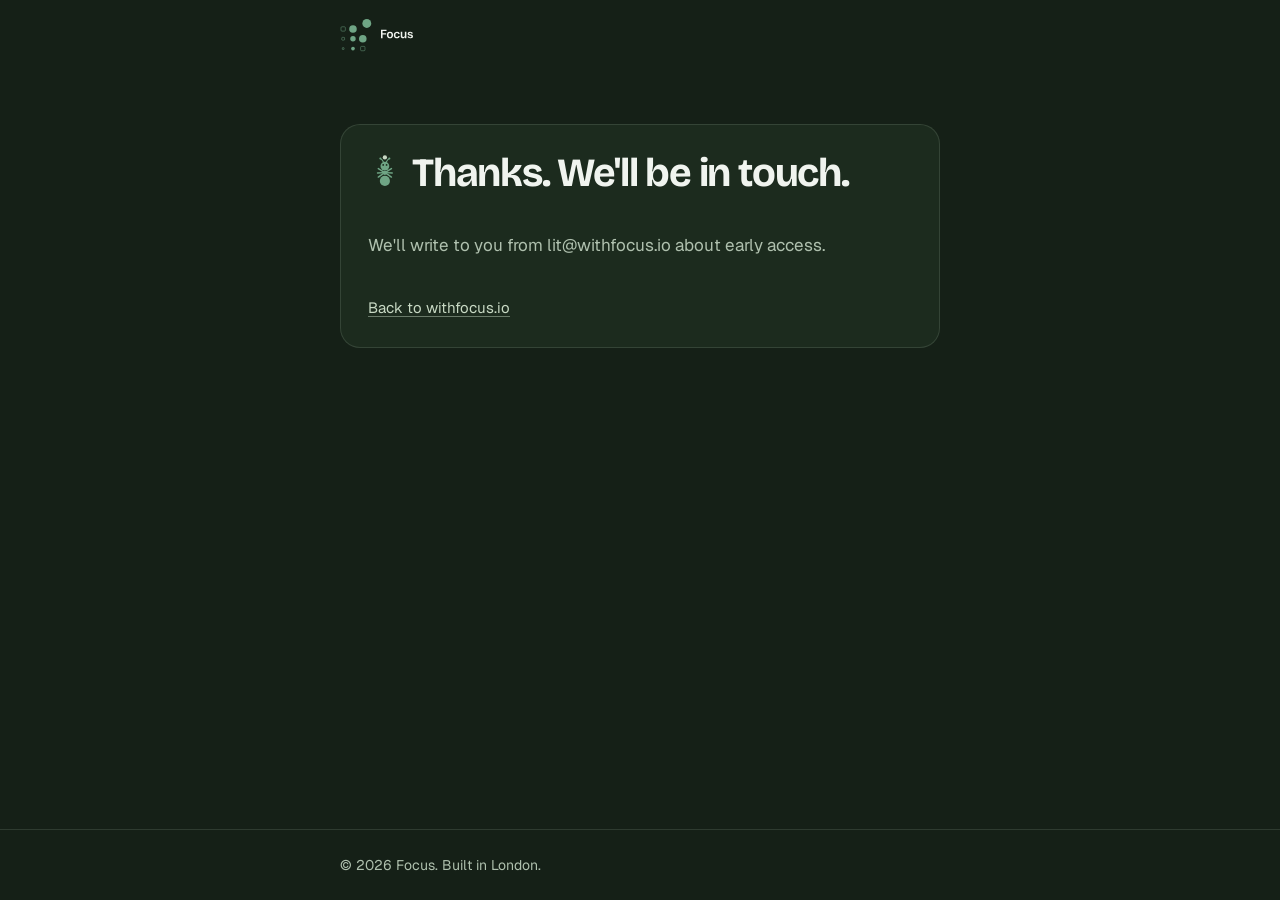
<file: thanks.html>
<!doctype html>
<html lang="en">
<head>
<meta charset="utf-8">
<meta name="viewport" content="width=device-width,initial-scale=1,viewport-fit=cover">
<title>Thanks · Focus</title>
<meta name="robots" content="noindex">
<link rel="preconnect" href="https://fonts.googleapis.com">
<link rel="preconnect" href="https://fonts.gstatic.com" crossorigin>
<link rel="stylesheet" href="https://fonts.googleapis.com/css2?family=Bricolage+Grotesque:opsz,wght@12..96,700&family=Geist:wght@400;500;600&display=swap">
<style>
/* The no-JS success path (Formspree _next → /thanks). Same tokens as the home page. */
:root{
  --deep:#152017; --forest:#1C2B1E; --sage-light:#C8D9C4; --mist:#F0F4EF;
  --on-dark:#F0F4EF; --on-dark-mute:#AFC0AE; --line-dark:rgba(200,217,196,.14);
  --display:"Bricolage Grotesque","Geist",system-ui,sans-serif;
  --body:"Geist",system-ui,-apple-system,"Segoe UI",sans-serif;
  --ease:cubic-bezier(.2,0,0,1);
  color-scheme:dark;
}
*{box-sizing:border-box}
[hidden]{display:none!important}
html{-webkit-font-smoothing:antialiased;padding-top:env(safe-area-inset-top,0px);padding-bottom:env(safe-area-inset-bottom,0px)}
body{margin:0;min-height:100vh;background:var(--deep);color:var(--on-dark);font:16px/1.6 var(--body);display:grid;grid-template-rows:auto 1fr auto}
.wrap{width:100%;max-width:640px;margin:0 auto;padding-left:max(20px,env(safe-area-inset-left,0px));padding-right:max(20px,env(safe-area-inset-right,0px))}
a{color:inherit;text-decoration:none}
:focus-visible{outline:2px solid var(--sage-light);outline-offset:3px;border-radius:6px}
.nav{padding-block:18px}
.logo{display:inline-flex;align-items:center;gap:9px;letter-spacing:-.02em}
.logo svg{width:32px;height:32px;overflow:visible}
.mk{fill:#6FA585}.mk .fr{fill:none;stroke:#6FA585;stroke-width:.32px}
main{padding-block:48px 72px;display:grid;align-content:start}
.card{background:var(--forest);border-radius:20px;padding:28px;box-shadow:inset 0 0 0 1px var(--line-dark);display:grid;gap:20px}
h1{margin:0;font:700 clamp(30px,6vw,40px)/1.08 var(--display);letter-spacing:-.03em}
.lead{font-size:17px;color:var(--on-dark-mute)}
.step2{display:grid;gap:16px;border-top:1px solid var(--line-dark);padding-top:20px}
.step2 h2{margin:0;font:600 16px var(--body)}
.hint{font-size:14px;color:var(--on-dark-mute);font-weight:400}
.q{border:0;margin:0;padding:0;display:grid;gap:8px;min-width:0}
.q legend{font:500 14px var(--body);margin-bottom:8px}
.chips{display:flex;flex-wrap:wrap;gap:8px}
.chip{position:relative}
.chip input{position:absolute;opacity:0;inset:0;margin:0;cursor:pointer}
.chip span{display:inline-flex;align-items:center;min-height:38px;padding:0 14px;border-radius:999px;font-size:14px;box-shadow:inset 0 0 0 1px rgba(200,217,196,.3);transition:background-color 150ms,box-shadow 150ms}
.chip input:checked + span{background:var(--sage-light);color:var(--forest);box-shadow:none}
.chip input:focus-visible + span{outline:2px solid var(--sage-light);outline-offset:2px}
.btn{display:inline-flex;align-items:center;justify-content:center;min-height:38px;padding:0 16px;border-radius:999px;font:600 14px var(--body);border:0;cursor:pointer;background:var(--sage-light);color:var(--forest);transition:scale 150ms var(--ease)}
.btn:active{scale:.97}
.sent{font-size:15px;color:var(--on-dark-mute)}
.back{justify-self:start;font-size:15px;color:var(--sage-light);text-decoration:underline;text-decoration-color:rgba(200,217,196,.45);text-underline-offset:.22em}
footer{padding-block:24px;font-size:14px;color:var(--on-dark-mute);border-top:1px solid var(--line-dark)}
@media (prefers-reduced-motion:reduce){*{transition:none!important}}
.arrive{display:flex;align-items:center;gap:14px}
.ant-in{width:30px;height:42px;color:#6FA585;flex:none;animation:ant-in 1.4s cubic-bezier(.2,0,0,1) both}
.crumb-f{fill:#C8D9C4}
@keyframes ant-in{from{transform:translateX(-46px) rotate(90deg);opacity:0}70%{transform:translateX(0) rotate(90deg);opacity:1}to{transform:none;opacity:1}}
@media (prefers-reduced-motion:reduce){.ant-in{animation:none}}
</style>
<link rel="icon" href="/assets/favicon.svg" type="image/svg+xml">
<link rel="icon" href="/favicon.ico" sizes="32x32 48x48">
<link rel="apple-touch-icon" href="/assets/apple-touch-icon.png">
<meta name="theme-color" content="#1C2B1E">
</head>
<body>
<svg width="0" height="0" style="position:absolute" aria-hidden="true"><symbol id="ant-s" viewBox="-2 -2 32 44"><g fill="none" stroke="currentColor" stroke-width="1.6" stroke-linecap="round"><path d="M12.6 16.7 l-5.6 -3.4"/><path d="M12.6 17.6 l-6.4 0.4"/><path d="M12.6 18.5 l-5.6 3.8"/><path d="M15.4 16.7 l5.6 -3.4"/><path d="M15.4 17.6 l6.4 0.4"/><path d="M15.4 18.5 l5.6 3.8"/></g><g fill="none" stroke="currentColor" stroke-width="1.2" stroke-linecap="round"><g ><path d="M12.6 6.6 Q11.2 3.4 9.2 2.6"/><circle cx="9.2" cy="2.6" r="1.05" fill="currentColor" stroke="none"/></g><g ><path d="M15.4 6.6 Q16.8 3.4 18.8 2.6"/><circle cx="18.8" cy="2.6" r="1.05" fill="currentColor" stroke="none"/></g></g><g fill="currentColor"><circle cx="14" cy="26.4" r="5.4"/><circle cx="14" cy="17.8" r="2.3"/><circle cx="14" cy="10.6" r="4.7"/></g><circle cx="12.2" cy="9.4" r=".95" fill="var(--forest,#1C2B1E)"/><circle cx="15.8" cy="9.4" r=".95" fill="var(--forest,#1C2B1E)"/></symbol><symbol id="ant-c" viewBox="-2 -2 32 44"><g fill="none" stroke="currentColor" stroke-width="1.6" stroke-linecap="round"><path d="M12.6 16.7 l-5.6 -3.4"/><path d="M12.6 17.6 l-6.4 0.4"/><path d="M12.6 18.5 l-5.6 3.8"/><path d="M15.4 16.7 l5.6 -3.4"/><path d="M15.4 17.6 l6.4 0.4"/><path d="M15.4 18.5 l5.6 3.8"/></g><g fill="none" stroke="currentColor" stroke-width="1.2" stroke-linecap="round"><g ><path d="M12.6 6.6 Q11.2 3.4 9.2 2.6"/><circle cx="9.2" cy="2.6" r="1.05" fill="currentColor" stroke="none"/></g><g ><path d="M15.4 6.6 Q16.8 3.4 18.8 2.6"/><circle cx="18.8" cy="2.6" r="1.05" fill="currentColor" stroke="none"/></g></g><g fill="currentColor"><circle cx="14" cy="26.4" r="5.4"/><circle cx="14" cy="17.8" r="2.3"/><circle cx="14" cy="10.6" r="4.7"/></g><circle cx="12.2" cy="9.4" r=".95" fill="var(--forest,#1C2B1E)"/><circle cx="15.8" cy="9.4" r=".95" fill="var(--forest,#1C2B1E)"/><circle cx="14" cy="1.4" r="2.3" class="crumb-f"/></symbol></svg>
<header class="nav"><div class="wrap"><a class="logo" href="/" aria-label="Focus home"><svg viewBox="0 0 32 32" width="32" height="32" aria-hidden="true" style="position:relative;top:1px"><g class="mk" transform="translate(-1.98 -1.68) scale(1.4856)"><rect class="fr" x="1.990" y="6.360" width="2.950" height="2.950" rx="0.660" style="--r:1.475px"/><rect class="fr" x="2.530" y="13.490" width="1.880" height="1.880" rx="0.390" style="--r:0.940px"/><rect class="fr" x="2.870" y="20.440" width="1.190" height="1.190" rx="0.220" style="--r:0.595px"/><rect class="fr" x="15.190" y="19.560" width="2.950" height="2.950" rx="0.660" style="--r:1.475px"/><circle class="fd s0" cx="10.065" cy="21.03" r="1.235"/><circle class="fd s1" cx="10.065" cy="14.43" r="1.835"/><circle class="fd s2" cx="10.07" cy="7.83" r="2.55"/><circle class="fd s3" cx="16.67" cy="14.43" r="2.55"/><circle class="pk" cx="19.37" cy="4.13" r="3.0"/></g></svg><svg class="wordmark" viewBox="1.1 -11.2 41.7 11.36" width="51.4" height="14.0" aria-hidden="true"><path fill="#F0F4EF" d="M1.1 0V-11.2H8.28V-9.5H3.13V-6.46H7.79V-4.76H3.13V0ZM12.8 0.16Q11.57 0.16 10.67 -0.38Q9.77 -0.92 9.27 -1.89Q8.78 -2.87 8.78 -4.17Q8.78 -5.47 9.27 -6.45Q9.77 -7.43 10.67 -7.97Q11.57 -8.51 12.8 -8.51Q14.03 -8.51 14.94 -7.97Q15.84 -7.43 16.33 -6.45Q16.83 -5.47 16.83 -4.17Q16.83 -2.87 16.33 -1.89Q15.84 -0.92 14.94 -0.38Q14.03 0.16 12.8 0.16ZM12.81 -1.42Q13.48 -1.42 13.93 -1.79Q14.38 -2.16 14.6 -2.78Q14.82 -3.41 14.82 -4.17Q14.82 -4.94 14.6 -5.57Q14.38 -6.2 13.93 -6.57Q13.48 -6.94 12.81 -6.94Q12.13 -6.94 11.68 -6.57Q11.23 -6.2 11.01 -5.57Q10.79 -4.94 10.79 -4.17Q10.79 -3.41 11.01 -2.78Q11.23 -2.16 11.68 -1.79Q12.13 -1.42 12.81 -1.42ZM21.83 0.16Q20.57 0.16 19.67 -0.39Q18.77 -0.94 18.29 -1.92Q17.8 -2.89 17.8 -4.17Q17.8 -5.45 18.3 -6.43Q18.79 -7.41 19.69 -7.96Q20.59 -8.51 21.82 -8.51Q22.84 -8.51 23.63 -8.13Q24.42 -7.76 24.89 -7.08Q25.36 -6.4 25.43 -5.49H23.54Q23.42 -6.1 22.99 -6.51Q22.56 -6.91 21.85 -6.91Q21.24 -6.91 20.78 -6.59Q20.32 -6.26 20.07 -5.65Q19.81 -5.05 19.81 -4.2Q19.81 -3.34 20.06 -2.73Q20.31 -2.11 20.77 -1.78Q21.23 -1.45 21.85 -1.45Q22.28 -1.45 22.63 -1.62Q22.98 -1.78 23.21 -2.1Q23.45 -2.42 23.54 -2.87H25.43Q25.36 -1.98 24.9 -1.29Q24.45 -0.61 23.67 -0.22Q22.89 0.16 21.83 0.16ZM32.19 -3.53V-8.4H34.17V0H32.25V-1.49H32.16Q31.88 -0.79 31.23 -0.34Q30.58 0.11 29.63 0.11Q28.81 0.11 28.18 -0.26Q27.54 -0.63 27.19 -1.34Q26.83 -2.05 26.83 -3.05V-8.4H28.81V-3.36Q28.81 -2.56 29.25 -2.09Q29.69 -1.62 30.4 -1.62Q30.84 -1.62 31.25 -1.83Q31.66 -2.05 31.92 -2.47Q32.19 -2.89 32.19 -3.53ZM42.62 -6.18 40.81 -5.98Q40.74 -6.26 40.55 -6.5Q40.36 -6.74 40.04 -6.89Q39.72 -7.03 39.26 -7.03Q38.65 -7.03 38.23 -6.76Q37.81 -6.5 37.82 -6.07Q37.81 -5.7 38.09 -5.47Q38.36 -5.24 39 -5.1L40.43 -4.79Q41.63 -4.53 42.21 -3.98Q42.79 -3.42 42.8 -2.52Q42.79 -1.72 42.34 -1.12Q41.88 -0.51 41.07 -0.17Q40.26 0.16 39.21 0.16Q37.67 0.16 36.73 -0.48Q35.79 -1.13 35.61 -2.29L37.54 -2.48Q37.67 -1.91 38.09 -1.62Q38.52 -1.33 39.2 -1.33Q39.91 -1.33 40.34 -1.62Q40.77 -1.91 40.77 -2.34Q40.77 -2.7 40.49 -2.93Q40.22 -3.17 39.64 -3.29L38.2 -3.59Q36.99 -3.84 36.42 -4.44Q35.84 -5.04 35.84 -5.96Q35.84 -6.74 36.26 -7.31Q36.69 -7.88 37.46 -8.19Q38.23 -8.51 39.24 -8.51Q40.71 -8.51 41.56 -7.88Q42.41 -7.25 42.62 -6.18Z"/></svg></a></div></header>
<main>
  <div class="wrap">
    <div class="card">
      <div class="arrive"><svg class="ant-in" viewBox="-2 -2 32 44" aria-hidden="true"><use href="#ant-c"/></svg><h1>Thanks. We'll be in touch.</h1></div>
      <p class="lead">We'll write to you from lit@withfocus.io about early access.</p>
      <a class="back" href="/">Back to withfocus.io</a>
    </div>
  </div>
</main>
<footer><div class="wrap">© 2026 Focus. Built in London.</div></footer>
</body>
</html>
</file>
<file: site.css>
/* Layout: forest hero split (promise left, live skill loop right) → the concrete skill story → mist band routing demo
   → trust on forest → mist band FAQ → waitlist on deep forest. One committed brand look, colours explicit. */
:root{
  /* Final green ramp, from the approved Focus logo (focus-brand/LOGO.md). */
  --deep:#152017;       /* CTA + footer ground */
  --forest:#1C2B1E;     /* page ground (brand Forest) */
  --forest-2:#22332A;   /* raised surface on forest */
  --forest-3:#2A3E30;   /* inner surface */
  --focus:#6FA585;      /* Focus Green: the mark + in-focus graphics on dark (5.2:1 on forest); never body text */
  --green-deep:#3D7154; /* Green Deep: the mark + green graphics and text on light (5.1:1 on mist) */
  --sage-light:#C8D9C4; /* action + active on dark (forest text on it: 10:1) */
  --mist:#F0F4EF;       /* light band ground + text on dark (brand Mist) */
  --ink:#1C2B1E; --ink-mid:#4A5E4C;
  --on-dark:#F0F4EF; --on-dark-mute:#AFC0AE;
  --line-dark:rgba(200,217,196,.14); --line-light:rgba(28,43,30,.12);
  --bad:#F2A097; --bad-ink:#A3372C;
  --display:"Bricolage Grotesque","Geist",system-ui,sans-serif;
  --body:"Geist",system-ui,-apple-system,"Segoe UI",sans-serif;
  --mono:"Geist Mono",ui-monospace,SFMono-Regular,Menlo,monospace;
  --ease:cubic-bezier(.2,0,0,1);
  color-scheme:dark;
}
*{box-sizing:border-box}
[hidden]{display:none!important}
html{-webkit-font-smoothing:antialiased;-moz-osx-font-smoothing:grayscale;scroll-padding-top:16px;scroll-behavior:smooth}
@media (prefers-reduced-motion:reduce){html{scroll-behavior:auto}}
body{margin:0;background:var(--forest);color:var(--on-dark);font:16px/1.6 var(--body)}
.wrap{max-width:1200px;margin:0 auto;padding-left:max(20px,env(safe-area-inset-left,0px));padding-right:max(20px,env(safe-area-inset-right,0px))}
a{color:inherit;text-decoration:none}
h1,h2,h3{margin:0;text-wrap:balance}
p{margin:0;text-wrap:pretty}
code,kbd{font-family:var(--mono)}
::selection{background:rgba(200,217,196,.3)}
:focus-visible{outline:2px solid var(--sage-light);outline-offset:3px;border-radius:6px}
.light :focus-visible{outline-color:var(--green-deep)}
.sr-only{position:absolute;width:1px;height:1px;overflow:hidden;clip:rect(0 0 0 0);white-space:nowrap}
.needs{display:inline-flex;align-items:center;gap:6px;font:600 12px/1 var(--body);color:#7A5A12;background:#FBEFC9;border-radius:999px;padding:4px 9px;white-space:nowrap}

/* Buttons: tactile press, no hover lift */
.btn{display:inline-flex;align-items:center;justify-content:center;gap:8px;min-height:46px;padding:0 22px;border-radius:999px;font:600 15px var(--body);border:0;cursor:pointer;
  transition-property:background-color,box-shadow,scale;transition-duration:150ms;transition-timing-function:var(--ease)}
.btn:active{scale:.97}
.btn[disabled]{opacity:.6;cursor:default;scale:1}
.btn-primary{background:var(--sage-light);color:var(--forest)}
.btn-primary:hover{background:#D9E6D6}
.btn-ghost{background:transparent;color:var(--on-dark);box-shadow:inset 0 0 0 1px rgba(240,244,239,.26)}
.btn-ghost:hover{box-shadow:inset 0 0 0 1px rgba(240,244,239,.55)}
.btn-sm{min-height:38px;padding:0 16px;font-size:14px}
.btn{white-space:nowrap}
@media (max-width:400px){.nav-links .btn-sm{padding:0 12px}.nav-links .btn{margin-left:4px}.menu-btn{padding:8px 6px}}
.link{color:var(--sage-light);text-decoration:underline;text-decoration-color:rgba(200,217,196,.45);text-underline-offset:.22em}
.link:hover{text-decoration-color:currentColor}
.light .link{color:var(--green-deep);text-decoration-color:rgba(61,107,69,.4)}



/* Nav */
.nav{padding-block:18px}
.nav .wrap{display:flex;align-items:center;justify-content:space-between;gap:16px}
.logo{display:inline-flex;align-items:center;gap:9px;font:600 19px var(--body);letter-spacing:-.02em;color:var(--on-dark);border-radius:8px}
.nav-links{display:flex;gap:2px;align-items:center;font-size:14px;color:var(--on-dark-mute)}
.nav-links a:not(.btn){padding:8px 11px;border-radius:8px;transition:color 150ms var(--ease)}
.nav-links a:not(.btn):hover{color:var(--on-dark)}
.nav-links .btn{margin-left:10px}
@media (max-width:860px){.nav-links .nl{display:none}}

/* Hero */
.hero{padding-block:36px 64px}
.hero .wrap{display:grid;gap:40px;align-items:center}
@media (min-width:1080px){.hero{padding-block:44px 80px}.hero .wrap{grid-template-columns:minmax(0,.92fr) minmax(0,1.08fr);gap:56px}}
.hero-copy{display:grid;gap:20px;max-width:600px}
.for{font-size:15px;color:var(--on-dark-mute)}
.for b{color:var(--on-dark);font-weight:500}
.hero h1{font:700 clamp(38px,4.6vw,60px)/1.02 var(--display);letter-spacing:-.035em}
.lede{font-size:clamp(17px,1.45vw,18.5px);line-height:1.55;color:var(--on-dark-mute);max-width:54ch}
.hero-actions{display:flex;flex-wrap:wrap;gap:12px;margin-top:4px}
.works{display:flex;flex-wrap:wrap;align-items:center;gap:6px 14px;margin-top:10px;padding-top:18px;border-top:1px solid var(--line-dark);font-size:14px;color:var(--on-dark-mute)}
.works ul{list-style:none;margin:0;padding:0;display:flex;flex-wrap:wrap;gap:6px}
.works li{color:var(--on-dark);font-weight:500;padding:4px 10px;border-radius:999px;box-shadow:inset 0 0 0 1px var(--line-dark)}

/* Demo frame (both demos): pause control top-right */
.stage{position:relative;background:var(--forest-2);border-radius:24px;padding:20px;display:grid;gap:12px;box-shadow:inset 0 0 0 1px var(--line-dark),0 30px 60px -30px rgba(0,0,0,.55);min-width:0}
.stage svg.loop{width:100%;height:auto;display:block}
.stage svg.loop-tall{display:none}
@media (max-width:600px){.stage{padding:14px;border-radius:20px}.stage svg.loop-wide{display:none}.stage svg.loop-tall{display:block}}
.pause{position:absolute;top:12px;right:12px;z-index:5;display:inline-flex;align-items:center;gap:6px;height:32px;padding:0 12px 0 10px;border-radius:999px;border:0;cursor:pointer;font:500 13px var(--body);
  background:rgba(28,43,30,.85);color:var(--on-dark);box-shadow:inset 0 0 0 1px var(--line-dark);transition:box-shadow 150ms,scale 150ms var(--ease)}
.pause:hover{box-shadow:inset 0 0 0 1px rgba(200,217,196,.45)}
.pause:active{scale:.96}
.pause svg{width:14px;height:14px}
.pause .i-play{display:none}.pause[aria-pressed="true"] .i-play{display:block}.pause[aria-pressed="true"] .i-pause{display:none}
.light .pause{background:#fff;color:var(--ink);box-shadow:0 0 0 1px var(--line-light),0 1px 2px rgba(28,43,30,.08)}
@media (prefers-reduced-motion:reduce){.pause{display:none}}
.steps-live{display:flex;justify-content:center;gap:8px;font-size:13.5px;color:var(--on-dark-mute)}
.step-live{padding:5px 12px;border-radius:999px;transition-property:background-color,color;transition-duration:300ms}
.step-live.on{background:rgba(200,217,196,.12);color:var(--on-dark)}

/* The Focus mark, inline, so its focus pull can be driven by events (LOGO.md, Motion).
   Rest = everything soft; .dim = the soft state; removing .dim = the F lights up, frames square off, the picked dot lifts out. */
.mk{fill:var(--focus)}
.mk .fr{fill:none;stroke:var(--focus);stroke-width:.32px;transform-box:fill-box;transform-origin:center;transition:rx .5s cubic-bezier(.3,0,.2,1),transform .5s cubic-bezier(.3,0,.2,1)}
.mk .fd,.mk .pk{transform-box:fill-box;transform-origin:center}
.mk .fd{transition:transform .5s cubic-bezier(.34,1.45,.64,1),opacity .4s}
.mk .fd.s1{transition-delay:.12s}.mk .fd.s2{transition-delay:.24s}.mk .fd.s3{transition-delay:.36s}
.mk .pk{transition:transform .55s cubic-bezier(.34,1.45,.64,1) .55s,opacity .4s .55s}
.mk.dim .fr{rx:var(--r);transform:scale(1.12)}
.mk.dim .fd{transform:scale(.6);opacity:.35;transition-duration:.3s;transition-delay:0s}
.mk.dim .pk{transform:translate(-2.2px,3px) scale(.6);opacity:.3;transition-duration:.3s;transition-delay:0s}
.light .mk{fill:var(--green-deep)}.light .mk .fr{stroke:var(--green-deep)}
.logo .wordmark{display:block;color:var(--on-dark)}
.logo .mk-svg{width:32px;height:32px;display:block;overflow:visible;position:relative;top:1px}

/* Hero loop SVG */
.agent-box{fill:var(--forest);stroke:rgba(200,217,196,.2);stroke-width:1.25}
.agent-name{fill:var(--on-dark);font:600 17px var(--body)}
.agent-who{fill:var(--on-dark-mute);font:500 12.5px var(--mono)}
/* Pips: a skill an agent has. Out of focus = hairline square frame; in focus = solid circle (the mark's own grammar). */
.pip{fill:transparent;stroke:rgba(200,217,196,.45);stroke-width:1.25;rx:2.5px;transition:rx .45s cubic-bezier(.3,0,.2,1),fill .45s,stroke .45s}
.pip.on{fill:var(--focus);stroke:var(--focus);rx:50%}
.wire{fill:none;stroke:rgba(200,217,196,.2);stroke-width:1.5}
.loop .core,.loop [data-agent]{transition:opacity .5s}
.loop .hide{opacity:0}
.loop > g{transition:opacity .6s}
.loop.fade > g{opacity:0}
.dot{fill:var(--focus)}
.dot.share{fill:var(--sage-light)}
.dot.picked{fill:var(--focus)}
.skill{opacity:0;transform:translateX(-10px);transition:opacity .45s,transform .45s}
.skill.on{opacity:1;transform:none}
.skill-box{fill:var(--forest-3);stroke:rgba(200,217,196,.28);stroke-width:1.25}
.skill-box.hl{stroke:var(--focus);stroke-width:1.75}
.skill-dot{fill:var(--focus)}
.skill-name{fill:var(--on-dark);font:600 14.5px var(--mono)}
.skill-from{fill:var(--on-dark-mute);font:500 12px var(--body)}
.core-label{fill:var(--on-dark-mute);font:600 12px var(--body)}
.got{fill:var(--sage-light);font:600 12px var(--mono);opacity:0;transition:opacity .3s}
.got.on{opacity:1}


/* Scroll story: Outpost → Relay → You → the F. A sticky stage whose picture is scrubbed by scroll position (no scroll-jacking).
   Phones, reduced motion and no-JS get one still per beat instead. */
.scrolly{padding-top:96px;border-top:1px solid var(--line-dark)}
.story-head{display:grid;gap:12px;margin-bottom:24px}
.story-head h2{font:700 clamp(30px,3.8vw,46px)/1.06 var(--display);letter-spacing:-.03em}
.story-head p{font-size:18px;color:var(--on-dark-mute)}
.story-grid{display:grid;gap:32px;align-items:center}
.story-fig svg{width:100%;height:auto;display:block}
.beat-k{display:flex;align-items:center;gap:8px;font:600 14px var(--body);color:var(--focus)}
.beat-k i{width:8px;height:8px;border-radius:50%;background:currentColor}
.light .beat-k{color:var(--green-deep)}
.trust-k{margin-top:72px}
.trust-k + .trust{margin-top:16px}
.skip{justify-self:start;font-size:15px}
.story-head .problem{margin-top:6px}
.beat-cta{margin-top:20px}
.field-still .cell{fill:var(--focus);stroke:var(--focus);stroke-width:1.25}
.field-still .agent-t{fill:var(--on-dark);font:600 12.5px var(--body);text-anchor:middle}
.still-mark .mk{fill:var(--focus)}
.beat-txt h3{font:700 clamp(26px,3vw,38px)/1.08 var(--display);letter-spacing:-.025em;margin:10px 0 12px}
.beat-txt > p:not(.beat-k){font-size:17.5px;color:var(--on-dark-mute);max-width:44ch}
.rail{display:none}
/* field */
.bound{fill:rgba(200,217,196,.03);stroke:var(--focus);stroke-width:1.5;stroke-dasharray:1;stroke-dashoffset:1}
.bound-lbl rect{fill:var(--forest)}
.bound-lbl text{fill:var(--focus);font:600 12px var(--body)}
.agents-lbl text{fill:var(--on-dark);font:600 12.5px var(--body);text-anchor:middle}
.relay-dot{fill:var(--sage-light)}
.you-lbl text{fill:var(--on-dark);font:600 15px var(--display)}
.you-lbl path{fill:none;stroke:var(--sage-light);stroke-width:1.25}
.nojs-mark .mk{fill:var(--focus)}
.js .nojs-mark{display:none}
/* Stills (default: phones, reduced motion, no JS) */
.story-track{padding-bottom:72px}
.story-fig{display:none}
.beats{display:grid;gap:56px}
.beat-still{margin:20px 0 0;max-width:520px}
.beat-still svg{width:100%;height:auto;display:block}
/* Scrubbed stage (wide screens with motion and JS) */
@media (min-width:960px) and (prefers-reduced-motion:no-preference){
  .js .story-track{height:450vh;padding-bottom:0}
  .js .story-stage{position:sticky;top:0;height:100vh;display:grid;align-items:center}
  .js .story-grid{grid-template-columns:minmax(0,.85fr) minmax(0,1.15fr);gap:56px;width:100%}
  .js .story-fig{display:block}
  .js .beat-still{display:none}
  .js .beats{display:grid;gap:0}
  .js .beat-txt{grid-area:1/1;opacity:0;transform:translateY(10px);transition:opacity .35s cubic-bezier(.2,0,0,1),transform .35s cubic-bezier(.2,0,0,1);pointer-events:none}
  .js .beat-txt.on{opacity:1;transform:none;pointer-events:auto}
  .js .story-copy{display:grid;grid-template-columns:auto minmax(0,1fr);gap:28px;align-items:center}
  .js .rail{display:grid;gap:14px;list-style:none;margin:0;padding:0}
  .js .rail li{width:12px;height:12px;border:1.25px solid var(--focus);border-radius:3px;opacity:.6;transition:border-radius .4s cubic-bezier(.3,0,.2,1),background-color .4s,opacity .4s}
  .js .rail li.on{border-radius:50%;background:var(--focus);opacity:1}
}


/* Product menu */
.menu{position:relative}
.menu-btn{display:inline-flex;align-items:center;gap:4px;padding:8px 11px;border:0;border-radius:8px;background:transparent;color:var(--on-dark-mute);font:inherit;cursor:pointer;transition:color 150ms var(--ease)}
.menu-btn:hover,.menu-btn[aria-expanded="true"]{color:var(--on-dark)}
.menu-btn svg{width:14px;height:14px;transition:rotate 200ms var(--ease)}
.menu-btn[aria-expanded="true"] svg{rotate:180deg}
.menu-pop{position:absolute;top:calc(100% + 8px);left:-8px;z-index:20;width:340px;padding:8px;border-radius:16px;background:var(--forest-2);box-shadow:inset 0 0 0 1px var(--line-dark),0 24px 48px -16px rgba(0,0,0,.6);display:grid;gap:2px}
.menu-pop a{display:grid;grid-template-columns:24px minmax(0,1fr);gap:12px;align-items:center;padding:10px 12px;border-radius:10px;color:var(--on-dark)}
.menu-pop a:hover,.menu-pop a:focus-visible{background:rgba(200,217,196,.08)}
.menu-pop b{display:block;font-weight:600;font-size:14.5px}
.menu-pop small{display:block;font-size:13px;color:var(--on-dark-mute)}
.mi{width:22px;height:22px;color:var(--focus)}
.m-only{display:none}
@media (max-width:860px){
  .nav{position:relative;z-index:30}
  .menu{position:static}
  .menu-pop{position:absolute;top:100%;left:max(16px,env(safe-area-inset-left,0px));right:max(16px,env(safe-area-inset-right,0px));width:auto;margin-top:-6px}
  .menu-pop:not([hidden]){display:grid}
  .m-only{display:grid;grid-column:1/-1;border-top:1px solid var(--line-dark);margin-top:4px;padding-top:4px}
  .m-only a{grid-template-columns:1fr}
}
/* Pro badge */
.pro{display:inline-flex;align-items:center;font:600 11.5px/1 var(--body);color:var(--forest);background:var(--focus);border-radius:999px;padding:4px 8px;letter-spacing:.01em}
/* What's in Focus */
.fgrid{display:grid;grid-template-columns:repeat(auto-fit,minmax(210px,1fr));gap:14px}
.fcard{display:grid;grid-template-rows:auto auto auto 1fr auto;gap:8px;padding:20px;border-radius:18px;background:var(--forest-2);box-shadow:inset 0 0 0 1px var(--line-dark);transition:box-shadow 150ms var(--ease)}
.fcard:hover{box-shadow:inset 0 0 0 1px rgba(200,217,196,.4)}
.fcard:active{scale:.99}
.fi{width:26px;height:26px;color:var(--focus);margin-bottom:6px}
.f-top{display:flex;gap:8px;align-items:center;flex-wrap:wrap}
.f-top b{font:600 18px var(--display);letter-spacing:-.01em}
.f-eye{font-size:13.5px;color:var(--focus);font-weight:500}
.f-txt{font-size:15px;color:var(--on-dark-mute)}
.f-more{font-size:14px;font-weight:500;color:var(--sage-light);margin-top:6px}
.admin-strip{margin-top:14px;display:grid;grid-template-columns:auto auto minmax(0,1fr) auto;gap:8px 16px;align-items:center;padding:16px 20px;border-radius:16px;box-shadow:inset 0 0 0 1px var(--line-dark);transition:box-shadow 150ms var(--ease)}
.admin-strip:hover{box-shadow:inset 0 0 0 1px rgba(200,217,196,.4)}
.admin-strip .fi{margin:0}
.admin-strip b{font-weight:600}
.a-list{font-size:14px;color:var(--on-dark-mute)}
@media (max-width:860px){.admin-strip{grid-template-columns:auto minmax(0,1fr)}.admin-strip .a-list,.admin-strip .f-more{grid-column:1/-1}}
/* Relay proof */
.relay-wrap{display:grid;gap:32px;align-items:center}
@media (min-width:980px){.relay-wrap{grid-template-columns:minmax(0,1fr) minmax(0,1fr);gap:56px}}
.xchg{display:grid;gap:12px}
.msgx{border-radius:16px;padding:14px 16px;display:grid;gap:6px;max-width:440px;box-shadow:inset 0 0 0 1px var(--line-dark)}
.msgx.you{background:var(--forest-2)}
.msgx.them{background:var(--forest-3);justify-self:end}
.msgx .who{font:500 12.5px var(--mono);color:var(--on-dark-mute)}
.msgx p{font-size:15.5px}
.okchip{justify-self:start;display:inline-flex;gap:6px;align-items:center;font:600 12.5px var(--body);color:var(--forest);background:var(--sage-light);border-radius:999px;padding:4px 10px 4px 8px}
.okchip svg{width:14px;height:14px}
.price-line{font-size:15px}
/* Story field extras */
.ag-t{fill:var(--on-dark);font:600 12.5px var(--body);text-anchor:middle}
.ring{fill:none;stroke:var(--focus);stroke-width:1.25;opacity:.6}
.chip rect{fill:var(--forest-3);stroke:rgba(200,217,196,.3)}
.chip text{fill:var(--on-dark);font:600 12px var(--mono);text-anchor:middle}
.chip-ok rect{fill:var(--sage-light);stroke:none}
.chip-ok text{fill:var(--forest);font:600 12px var(--body)}
.field .cell,.field-still .cell{fill:var(--focus);stroke:var(--focus)}
.ant-u{color:var(--focus)}
.crumb-f{fill:var(--sage-light)}
.trail{fill:none;stroke:var(--focus);stroke-width:1.5;stroke-dasharray:1.5 6;stroke-linecap:round;opacity:.8}
.msgx .who{display:inline-flex;align-items:center;gap:6px}
.antg{width:11px;height:15px;color:var(--focus);flex:none}
.light .antg{color:var(--green-deep)}
.wires .tok{color:var(--green-deep)}
.done .ant-in{width:26px;height:36px;color:var(--focus);grid-row:span 2;animation:ant-in 1.4s cubic-bezier(.2,0,0,1) both}
@keyframes ant-in{from{transform:translateX(-46px) rotate(90deg);opacity:0}70%{transform:translateX(0) rotate(90deg);opacity:1}to{transform:none;opacity:1}}
@media (prefers-reduced-motion:reduce){.done .ant-in{animation:none}}
/* The ant: walks a trail down the left gutter, scrubbed by scroll. Placeholder built from the mark's dots. */
.ant-lane{position:fixed;top:0;left:0;width:0;height:100vh;z-index:4;pointer-events:none;display:none}
.ant-trail{position:absolute;left:-1px;top:96px;width:2px;height:calc(100vh - 160px);transform-origin:top;transform:scaleY(0);
  background:repeating-linear-gradient(to bottom,rgba(111,165,133,.35) 0 2px,transparent 2px 9px)}
.ant{position:absolute;left:-14px;top:0;width:28px;height:40px;will-change:transform}
.ant svg{width:28px;height:40px;display:block;overflow:visible}
.ant .body{fill:var(--focus)}
.ant .leg,.ant .ante{stroke:var(--focus);stroke-width:1.1;stroke-linecap:round;fill:none}
.ant .crumb{fill:var(--sage-light)}
.ant-2{opacity:0}
.ant .lg{transform-box:view-box;transform-origin:14px 20px}
@media (min-width:1300px) and (prefers-reduced-motion:no-preference){.js .ant-lane{display:block}}

/* Sections */
section{scroll-margin-top:8px}
.band{padding-block:96px}
.band.tight{padding-top:24px}
.light{background:var(--mist);color:var(--ink)}
.section-head{display:grid;gap:14px;max-width:720px;margin-bottom:44px}
.section-head h2{font:700 clamp(30px,3.8vw,46px)/1.06 var(--display);letter-spacing:-.03em}
.section-head p{font-size:18px;max-width:58ch;color:var(--on-dark-mute)}
.light .section-head p{color:var(--ink-mid)}
.problem{font:600 clamp(20px,2.2vw,26px)/1.35 var(--display);letter-spacing:-.015em;color:var(--on-dark-mute);max-width:34ch}
.problem b{color:var(--on-dark);font-weight:600}

/* How it learns: one real skill, start to finish */
.story{display:grid;grid-template-columns:repeat(3,minmax(0,1fr));gap:16px;align-items:stretch}
.beat{display:grid;grid-template-rows:auto 1fr auto;gap:12px;min-width:0}
.beat-head{display:flex;align-items:baseline;gap:10px;flex-wrap:wrap}
.beat-head b{font:600 18px var(--display);letter-spacing:-.01em}
.beat-head span{font-size:14px;color:var(--on-dark-mute)}
.pane{background:var(--forest-2);border-radius:16px;box-shadow:inset 0 0 0 1px var(--line-dark);padding:16px;display:grid;gap:10px;align-content:start;min-width:0;font-size:14.5px}
.pane .meta{font:500 12.5px var(--mono);color:var(--on-dark-mute);display:flex;justify-content:space-between;gap:8px;flex-wrap:wrap}
.say{display:grid;gap:2px}
.say small{font-size:12.5px;color:var(--on-dark-mute)}
.say p{line-height:1.45}
.say.agent p{color:var(--on-dark-mute)}
.say code{font-size:13px;background:rgba(200,217,196,.1);color:var(--sage-light);padding:1px 5px;border-radius:5px}
.skillcard{background:var(--forest-3);border-radius:12px;padding:14px;display:grid;gap:8px;box-shadow:inset 0 0 0 1px rgba(200,217,196,.32)}
.skillcard h4{margin:0;font:600 15px var(--mono);color:var(--on-dark)}
.skillcard p{font-size:14px;line-height:1.5;color:var(--on-dark)}
.skillcard dl{margin:0;display:grid;grid-template-columns:auto minmax(0,1fr);gap:3px 12px;font-size:12.5px}
.skillcard dt{color:var(--on-dark-mute)}.skillcard dd{margin:0;color:var(--on-dark)}
.diff{margin:0;font:13px/1.65 var(--mono);background:var(--deep);border-radius:10px;padding:10px 12px;overflow-x:auto;white-space:pre}
.diff .del{color:var(--bad)}.diff .add{color:var(--sage-light)}.diff .ctx{color:var(--on-dark-mute)}
.beat-foot{font-size:14px;color:var(--on-dark-mute)}
.beat-foot b{color:var(--on-dark);font-weight:500}
.also{display:flex;gap:6px;flex-wrap:wrap;align-items:center;font-size:13px;color:var(--on-dark-mute)}

.arrow{display:none}
@media (min-width:981px){.beat{position:relative}.beat + .beat::before{content:"";position:absolute;left:-13px;top:52px;width:10px;height:10px;border-top:1.5px solid var(--focus);border-right:1.5px solid var(--focus);transform:rotate(45deg)}}
@media (max-width:980px){.story{grid-template-columns:1fr}}

/* Handles the overhead: routing demo (light band) */
.flow-frame{position:relative;padding-top:8px}
.flow-frame .pause{top:-52px;right:0}
.flow{display:grid;grid-template-columns:minmax(0,1fr) 220px minmax(0,1fr);position:relative}
.flow-col{display:grid;gap:12px;grid-template-rows:auto repeat(4,1fr);min-width:0}
.col-title{font:600 14px var(--body);color:var(--ink-mid);margin-bottom:2px}
.flow-hub{display:grid;place-items:center;position:relative;z-index:3}
.hub{width:84px;height:84px;display:grid;place-items:center;border-radius:50%;background:var(--mist)}
.hub svg{width:72px;height:72px;overflow:visible}
.wires{position:absolute;left:0;top:0;width:100%;height:100%;pointer-events:none;overflow:visible;z-index:1}
.wires path{fill:none;stroke-linecap:round}
.wires .spoke{stroke:rgba(28,43,30,.14);stroke-width:1.25}
.wires .lit{stroke:var(--green-deep);stroke-width:2.5;transition:opacity .6s}
.wires.fade .lit{opacity:0}
.wires circle{fill:var(--green-deep)}
.wires circle.picked{fill:var(--green-deep)}
.card{position:relative;z-index:2;min-height:74px;border-radius:14px;background:#fff;padding:12px 16px;
  box-shadow:0 0 0 1px rgba(28,43,30,.07),0 1px 2px -1px rgba(28,43,30,.08),0 2px 4px rgba(28,43,30,.04);transition:box-shadow .3s}
.card.on{box-shadow:0 0 0 2px var(--green-deep),0 6px 16px -6px rgba(28,43,30,.2)}
.msg{display:grid;grid-template-columns:20px minmax(0,1fr);column-gap:12px;row-gap:2px;align-items:center}
.msg .src{display:flex;grid-row:span 2}.msg .src svg{width:20px;height:20px}
.msg .where{font:500 12.5px var(--body);color:var(--ink-mid)}
.msg .txt{font-size:14.5px;line-height:1.4;color:var(--ink)}
.dest{display:grid;align-content:center;gap:2px}
.dest-top{display:flex;align-items:center;justify-content:space-between;gap:8px}
.dest-name{font-weight:600;font-size:15px;color:var(--ink);display:inline-flex;gap:6px;align-items:center}
.you-dot{width:12px;height:12px;border-radius:50%;background:var(--green-deep);display:inline-block;transform:scale(.5);opacity:.35;transition:transform .5s cubic-bezier(.34,1.45,.64,1),opacity .3s}
.dest-you.filled .you-dot{transform:none;opacity:1}
.dest-power{font:500 12.5px var(--mono);color:var(--ink-mid)}
.badge{font:600 12px/1 var(--body);color:var(--green-deep);background:rgba(90,138,94,.13);border-radius:999px;padding:5px 9px;white-space:nowrap;opacity:0;transform:translateY(3px);transition:opacity .35s,transform .35s}
.dest.filled .badge{opacity:1;transform:none}
.dest-you{background:#F7FAF6}
.dest-you .badge{background:var(--forest);color:var(--mist)}
.triage-foot{margin-top:28px;display:flex;flex-wrap:wrap;gap:8px 24px;color:var(--ink-mid);font-size:14px}
.triage-foot b{color:var(--ink);font-weight:600}
@media (max-width:760px){.flow-frame{padding-top:0}.flow-frame .pause{position:static;justify-self:start;margin-bottom:14px}.flow-frame{display:grid}.flow{grid-template-columns:1fr;grid-template-rows:auto 108px auto}.flow-col{grid-template-rows:none;gap:10px}.flow-in{padding-left:26px}.flow-out{padding-right:26px}.card{min-height:0;padding:12px 14px}.dest-top{flex-wrap:wrap;gap:6px}.badge{white-space:normal}.hub{width:64px;height:64px}.hub svg{width:56px;height:56px}}

/* How it works: a real sequence on one track, plus the real terminal lines */
.how-grid{display:grid;gap:40px}
@media (min-width:1000px){.how-grid{grid-template-columns:minmax(0,1fr) minmax(0,1fr);align-items:start;gap:56px}}
.how{list-style:none;margin:0;padding:0;display:grid;gap:28px;position:relative;counter-reset:s}
.how::before{content:"";position:absolute;left:17.5px;top:18px;bottom:18px;width:1px;background:var(--line-dark)}
.how li{position:relative;padding-left:58px;display:grid;gap:6px}
.how li::before{counter-increment:s;content:counter(s);position:absolute;left:0;top:-4px;width:36px;height:36px;border-radius:50%;display:grid;place-items:center;background:var(--forest);box-shadow:inset 0 0 0 1px rgba(200,217,196,.4);font:600 14px var(--body);color:var(--sage-light)}
.how h3{font:600 20px/1.25 var(--display);letter-spacing:-.015em}
.how p{color:var(--on-dark-mute);font-size:15.5px}
.term{background:var(--deep);border-radius:16px;box-shadow:inset 0 0 0 1px var(--line-dark);overflow:hidden;min-width:0}
.term-bar{display:flex;justify-content:space-between;align-items:center;gap:8px;padding:10px 14px;border-bottom:1px solid var(--line-dark);font-size:13px;color:var(--on-dark-mute)}
.copy{font:500 13px var(--body);color:var(--on-dark);background:transparent;border:0;cursor:pointer;padding:4px 8px;border-radius:6px;box-shadow:inset 0 0 0 1px var(--line-dark)}
.copy:hover{box-shadow:inset 0 0 0 1px rgba(200,217,196,.45)}
.term pre{margin:0;padding:16px;font:13.5px/1.8 var(--mono);color:var(--on-dark);overflow-x:auto}
.term .p{color:var(--focus);user-select:none}.term .c{color:var(--on-dark-mute)}
.term-note{padding:0 16px 14px;font-size:13.5px;color:var(--on-dark-mute)}

/* Trust */
.trust{margin-top:72px;display:grid;grid-template-columns:repeat(3,minmax(0,1fr));gap:32px;border-top:1px solid var(--line-dark);padding-top:40px}
.trust div{display:grid;gap:6px;align-content:start}
.trust h3{font:600 17px var(--body)}
.trust p{font-size:15px;color:var(--on-dark-mute)}
.trust-foot{margin-top:28px;font-size:15px;color:var(--on-dark-mute);display:flex;gap:10px;align-items:center;flex-wrap:wrap}
@media (max-width:820px){.trust{grid-template-columns:1fr;gap:24px}}

/* Proof + FAQ (light band) */
.status{display:grid;gap:24px;margin-bottom:80px}
@media (min-width:900px){.status{grid-template-columns:minmax(0,1fr) minmax(0,1fr);gap:40px;align-items:start}}
.status h2{font:700 clamp(28px,3.2vw,40px)/1.08 var(--display);letter-spacing:-.03em}
.status-lead{display:grid;gap:14px}
.status-lead p{font-size:18px;color:var(--ink-mid)}
.live-dot{display:inline-flex;gap:8px;align-items:center;font:500 14px var(--body);color:var(--green-deep)}
.live-dot i{width:8px;height:8px;border-radius:50%;background:var(--green-deep)}
.ph{border:1.5px dashed rgba(122,90,18,.45);border-radius:14px;padding:16px;display:grid;gap:8px;background:#FFFBEF}
.ph p{color:var(--ink-mid);font-size:15px}
.ph blockquote{margin:0;font:600 19px/1.4 var(--display);letter-spacing:-.01em;color:var(--ink)}
.ph cite{font-style:normal;font-size:14px;color:var(--ink-mid)}
.perks{list-style:none;margin:0;padding:0;display:grid;gap:10px}
.perks li{display:grid;grid-template-columns:20px minmax(0,1fr);gap:10px;font-size:15.5px}
.perks svg{width:18px;height:18px;color:var(--green-deep);margin-top:3px}
.faq h2{font:700 clamp(28px,3.2vw,40px)/1.08 var(--display);letter-spacing:-.03em;margin-bottom:24px}
.faq-list{display:grid;border-top:1px solid var(--line-light)}
details{border-bottom:1px solid var(--line-light)}
summary{list-style:none;cursor:pointer;display:flex;justify-content:space-between;align-items:center;gap:16px;padding:18px 4px;font:600 17px var(--body);border-radius:6px}
summary::-webkit-details-marker{display:none}
summary svg{width:18px;height:18px;flex:none;color:var(--ink-mid);transition:rotate 200ms var(--ease)}
details[open] summary svg{rotate:45deg}
details .a{padding:0 4px 20px;max-width:68ch;color:var(--ink-mid);font-size:16px;display:grid;gap:10px;justify-items:start}

/* CTA */
.cta{background:var(--deep);padding-block:96px;border-top:1px solid var(--line-dark)}
.cta .wrap{display:grid;gap:40px}
@media (min-width:980px){.cta .wrap{grid-template-columns:minmax(0,1fr) minmax(0,1fr);align-items:start;gap:64px}}
.cta h2{font:700 clamp(30px,4vw,48px)/1.06 var(--display);letter-spacing:-.03em;max-width:16ch}
.cta-lead{display:grid;gap:16px}
.cta-lead p{font-size:18px;color:var(--on-dark-mute);max-width:46ch}
.signup{background:var(--forest);border-radius:20px;padding:24px;box-shadow:inset 0 0 0 1px var(--line-dark);display:grid;gap:16px;min-width:0}
.form{display:grid;gap:12px}
.row{display:flex;flex-wrap:wrap;gap:10px;align-items:flex-start}
.field{flex:1 1 240px;display:grid;gap:6px;min-width:0}
.field label,.q legend{font:500 14px var(--body);color:var(--on-dark)}
.input{width:100%;min-height:46px;padding:0 14px;border-radius:12px;border:1px solid #5A6E5C;background:var(--deep);color:var(--on-dark);font:16px var(--body);transition:border-color 150ms}
.input::placeholder{color:#8FA08E}
.input:focus-visible{outline:2px solid var(--sage-light);outline-offset:2px;border-color:var(--sage-light)}
.input[aria-invalid="true"]{border-color:var(--bad)}
.row .btn{margin-top:26px}
.pull{display:inline-flex;gap:3px;align-items:center;margin-left:2px}
.pull i{width:5px;height:5px;border-radius:50%;background:currentColor;opacity:.35;transform:scale(.6);animation:pull 1.2s cubic-bezier(.3,0,.2,1) infinite}
.pull i:nth-child(2){animation-delay:.12s}.pull i:nth-child(3){animation-delay:.24s}
@keyframes pull{30%,55%{opacity:1;transform:scale(1)}}
.done{grid-template-columns:auto minmax(0,1fr);column-gap:14px;align-items:center}

.err{font-size:14px;color:var(--bad);display:flex;gap:6px;align-items:center}
.hint{font-size:14px;color:var(--on-dark-mute)}
.done{display:grid;gap:6px;padding:14px 16px;border-radius:14px;background:rgba(200,217,196,.1);box-shadow:inset 0 0 0 1px rgba(200,217,196,.35)}
.done b{font:600 17px var(--display)}
.done p{font-size:15px;color:var(--on-dark-mute)}
.done:focus{outline:none}.done:focus-visible{outline:2px solid var(--sage-light);outline-offset:3px}
.step2{display:grid;gap:16px;border-top:1px solid var(--line-dark);padding-top:16px}
.step2 h3{font:600 16px var(--body)}
.q{border:0;margin:0;padding:0;display:grid;gap:8px;min-width:0}
.chips{display:flex;flex-wrap:wrap;gap:8px}
.chip{position:relative}
.chip input{position:absolute;opacity:0;inset:0;margin:0;cursor:pointer}
.chip span{display:inline-flex;align-items:center;min-height:38px;padding:0 14px;border-radius:999px;font-size:14px;color:var(--on-dark);box-shadow:inset 0 0 0 1px rgba(200,217,196,.3);transition:background-color 150ms,box-shadow 150ms}
.chip input:checked + span{background:var(--sage-light);color:var(--forest);box-shadow:none}
.chip input:focus-visible + span{outline:2px solid var(--sage-light);outline-offset:2px}
.actions{display:flex;gap:10px;flex-wrap:wrap;align-items:center}
.mock-tools{display:flex;gap:8px;flex-wrap:wrap;align-items:center;font-size:12.5px;color:var(--on-dark-mute);border-top:1px dashed var(--line-dark);padding-top:12px}
.mock-tools button{font:500 12.5px var(--body);color:var(--on-dark-mute);background:transparent;border:0;padding:3px 8px;border-radius:6px;cursor:pointer;box-shadow:inset 0 0 0 1px var(--line-dark)}
footer{background:var(--deep);padding-block:28px;color:var(--on-dark-mute);font-size:14px;border-top:1px solid var(--line-dark)}
footer .wrap{display:flex;flex-wrap:wrap;justify-content:space-between;gap:12px 24px}
footer nav{display:flex;flex-wrap:wrap;gap:4px 18px}
footer nav a:hover{color:var(--on-dark)}
@media (prefers-reduced-motion:reduce){*{animation:none!important;transition:none!important}}

/* ── /product and /pricing ── */
.page-hero{padding-block:56px 40px}
.page-hero h1{font:700 clamp(36px,4.6vw,56px)/1.04 var(--display);letter-spacing:-.035em;max-width:18ch}
.page-hero p{font-size:18.5px;color:var(--on-dark-mute);max-width:56ch;margin-top:16px}
.jump{display:flex;flex-wrap:wrap;gap:8px;margin-top:28px}
.jump a{display:inline-flex;align-items:center;gap:8px;padding:8px 14px;border-radius:999px;font-size:14px;box-shadow:inset 0 0 0 1px var(--line-dark)}
.jump a:hover{box-shadow:inset 0 0 0 1px rgba(200,217,196,.45)}
.jump .mi{width:18px;height:18px}
.feat{padding-block:88px;border-top:1px solid var(--line-dark);scroll-margin-top:12px}
.feat.light{border-top:0}
.feat-grid{display:grid;gap:40px}
@media (min-width:1000px){.feat-grid{grid-template-columns:minmax(0,1fr) minmax(0,1fr);gap:64px;align-items:start}}
.feat-head{display:grid;gap:10px}
.feat-name{display:flex;align-items:center;gap:12px;flex-wrap:wrap}
.feat-name h2{font:700 clamp(30px,3.6vw,44px)/1.05 var(--display);letter-spacing:-.03em}
.feat-name .fi{width:32px;height:32px;margin:0}
.light .fi,.light .f-eye{color:var(--green-deep)}
.light .pro{background:var(--green-deep);color:var(--mist)}
.problem-1{font-size:19px;line-height:1.5;color:var(--on-dark-mute);max-width:46ch;margin-top:6px}
.light .problem-1{color:var(--ink-mid)}
.steps3{list-style:none;margin:28px 0 0;padding:0;display:grid;gap:16px;counter-reset:n}
.steps3 li{display:grid;grid-template-columns:30px minmax(0,1fr);gap:14px;font-size:16px}
.steps3 li::before{counter-increment:n;content:counter(n);width:30px;height:30px;border-radius:50%;display:grid;place-items:center;font:600 13px var(--body);color:var(--focus);box-shadow:inset 0 0 0 1px rgba(111,165,133,.55)}
.light .steps3 li::before{color:var(--green-deep);box-shadow:inset 0 0 0 1px rgba(61,113,84,.5)}
.never{margin-top:28px;padding:18px 20px;border-radius:16px;background:rgba(200,217,196,.05);box-shadow:inset 0 0 0 1px var(--line-dark)}
.light .never{background:#fff;box-shadow:0 0 0 1px var(--line-light)}
.never h3{font:600 15px var(--body);margin-bottom:10px;display:flex;gap:8px;align-items:center}
.never h3 svg{width:18px;height:18px;color:var(--focus)}
.light .never h3 svg{color:var(--green-deep)}
.never ul{list-style:none;margin:0;padding:0;display:grid;gap:8px}
.never li{display:grid;grid-template-columns:16px minmax(0,1fr);gap:10px;font-size:15px;color:var(--on-dark-mute)}
.light .never li{color:var(--ink-mid)}
.never li::before{content:"";width:8px;height:8px;margin-top:8px;border-radius:2px;border:1.25px solid currentColor;opacity:.7}
.next{margin-top:16px;font-size:14px;color:var(--on-dark-mute)}
.light .next{color:var(--ink-mid)}
.ex{display:grid;gap:12px;align-content:start}
.ex-label{font:500 13px var(--body);color:var(--on-dark-mute)}
.light .ex-label{color:var(--ink-mid)}
.light .msgx{background:#fff;box-shadow:0 0 0 1px var(--line-light)}
.light .msgx.them{background:#F7FAF6}
.light .msgx .who{color:var(--ink-mid)}
.approve{display:flex;gap:8px;flex-wrap:wrap;margin-top:4px}
.mini{display:inline-flex;align-items:center;min-height:32px;padding:0 12px;border-radius:999px;font:600 13px var(--body);border:0}
.mini.p{background:var(--sage-light);color:var(--forest)}
.mini.g{background:transparent;color:var(--on-dark);box-shadow:inset 0 0 0 1px rgba(240,244,239,.25)}
.route{list-style:none;margin:0;padding:0;display:grid;gap:8px}
.route li{display:grid;grid-template-columns:20px minmax(0,1fr) auto;gap:12px;align-items:center;padding:12px 14px;border-radius:14px;background:#fff;box-shadow:0 0 0 1px var(--line-light);font-size:14.5px}
.route svg{width:18px;height:18px}
.route .to{font:600 12.5px var(--body);color:var(--green-deep);background:rgba(61,113,84,.1);border-radius:999px;padding:4px 9px;white-space:nowrap}
.route .to.me{background:var(--forest);color:var(--mist)}
.diagram svg{width:100%;height:auto;display:block}
.dg-b{fill:rgba(200,217,196,.03);stroke:var(--focus);stroke-width:1.5}
.dg-n{fill:var(--forest-3);stroke:rgba(200,217,196,.35)}
.dg-t{fill:var(--on-dark);font:600 13px var(--body);text-anchor:middle}
.dg-s{fill:var(--on-dark-mute);font:500 11.5px var(--mono);text-anchor:middle}
.dg-l{stroke:var(--focus);stroke-width:1.5;fill:none}
.dg-x{stroke:var(--on-dark-mute);stroke-width:1.25;fill:none;stroke-dasharray:4 4}
.dg-lbl{fill:var(--focus);font:600 12px var(--body)}
.admin-mock{border-radius:16px;overflow:hidden;box-shadow:inset 0 0 0 1px var(--line-dark);font-size:14px}
.admin-mock table{width:100%;border-collapse:collapse}
.admin-mock th,.admin-mock td{padding:10px 14px;text-align:left;border-bottom:1px solid var(--line-dark)}
.admin-mock th{font:500 12.5px var(--body);color:var(--on-dark-mute);background:rgba(200,217,196,.04)}
.tog{display:inline-block;width:30px;height:18px;border-radius:999px;background:rgba(200,217,196,.2);position:relative;vertical-align:middle}
.tog::after{content:"";position:absolute;top:2px;left:2px;width:14px;height:14px;border-radius:50%;background:var(--on-dark-mute)}
.tog.on{background:var(--focus)}.tog.on::after{left:14px;background:var(--forest)}
.admin-foot{padding:12px 14px;color:var(--on-dark-mute);font-size:13.5px}
/* pricing */
.plans{display:grid;gap:16px;max-width:880px}
@media (min-width:760px){.plans{grid-template-columns:1fr 1fr}}
.plan{border-radius:20px;padding:28px;display:grid;gap:14px;align-content:start;background:var(--forest-2);box-shadow:inset 0 0 0 1px var(--line-dark)}
.plan.pro-plan{box-shadow:inset 0 0 0 1.5px var(--focus)}
.plan h2{font:700 26px var(--display);letter-spacing:-.02em;display:flex;gap:10px;align-items:center;flex-wrap:wrap}
.price{font:700 40px/1 var(--display);letter-spacing:-.03em}
.price small{font:500 15px var(--body);color:var(--on-dark-mute);letter-spacing:0}
.plan ul{list-style:none;margin:6px 0 0;padding:0;display:grid;gap:10px}
.plan li{display:grid;grid-template-columns:20px minmax(0,1fr);gap:10px;font-size:15.5px}
.plan li svg{width:18px;height:18px;color:var(--focus);margin-top:3px}
.plan li small{display:block;color:var(--on-dark-mute);font-size:13.5px}
.plan-note{margin-top:24px;font-size:15.5px;color:var(--on-dark-mute);max-width:60ch;display:flex;gap:10px;flex-wrap:wrap;align-items:center}

.subh{font:600 15px var(--body);margin:24px 0 6px}
.sub-p{font-size:15.5px;color:var(--on-dark-mute);max-width:52ch}

.qcard{border-radius:16px;padding:16px;background:var(--deep);box-shadow:inset 0 0 0 1px var(--line-dark);display:grid;gap:10px}
.q-row{display:flex;align-items:center;gap:8px;flex-wrap:wrap;font:600 13px var(--body)}
.q-row span{padding:4px 10px;border-radius:999px;box-shadow:inset 0 0 0 1px rgba(200,217,196,.3)}
.q-row i{width:18px;height:1.5px;background:var(--focus)}
.q-sql{font:13px/1.6 var(--mono);color:var(--on-dark);overflow-wrap:anywhere}
.q-meta{font-size:13px;color:var(--focus)}

/* nav: one verb everywhere; the short label only where the bar is tight */
.lbl-short{display:none}
@media (max-width:420px){.lbl-long{display:none}.lbl-short{display:inline}}
</file>
